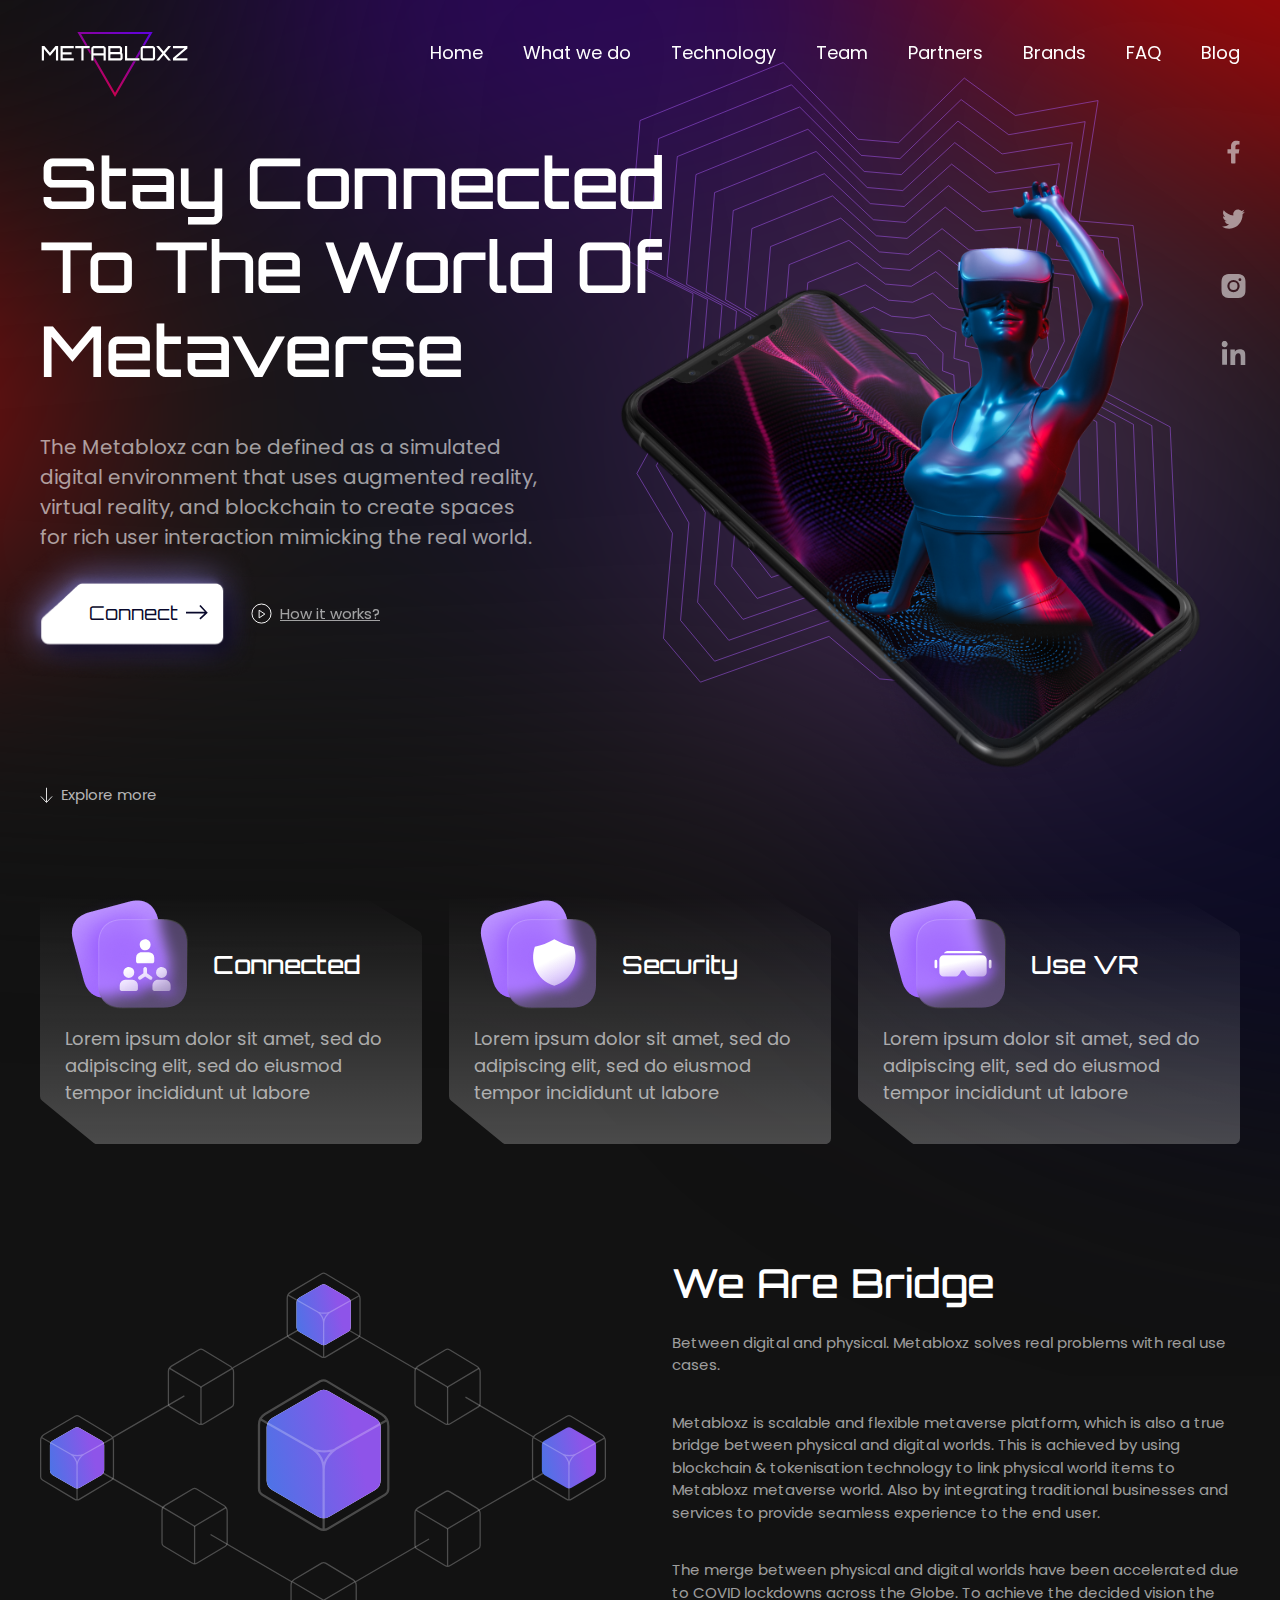
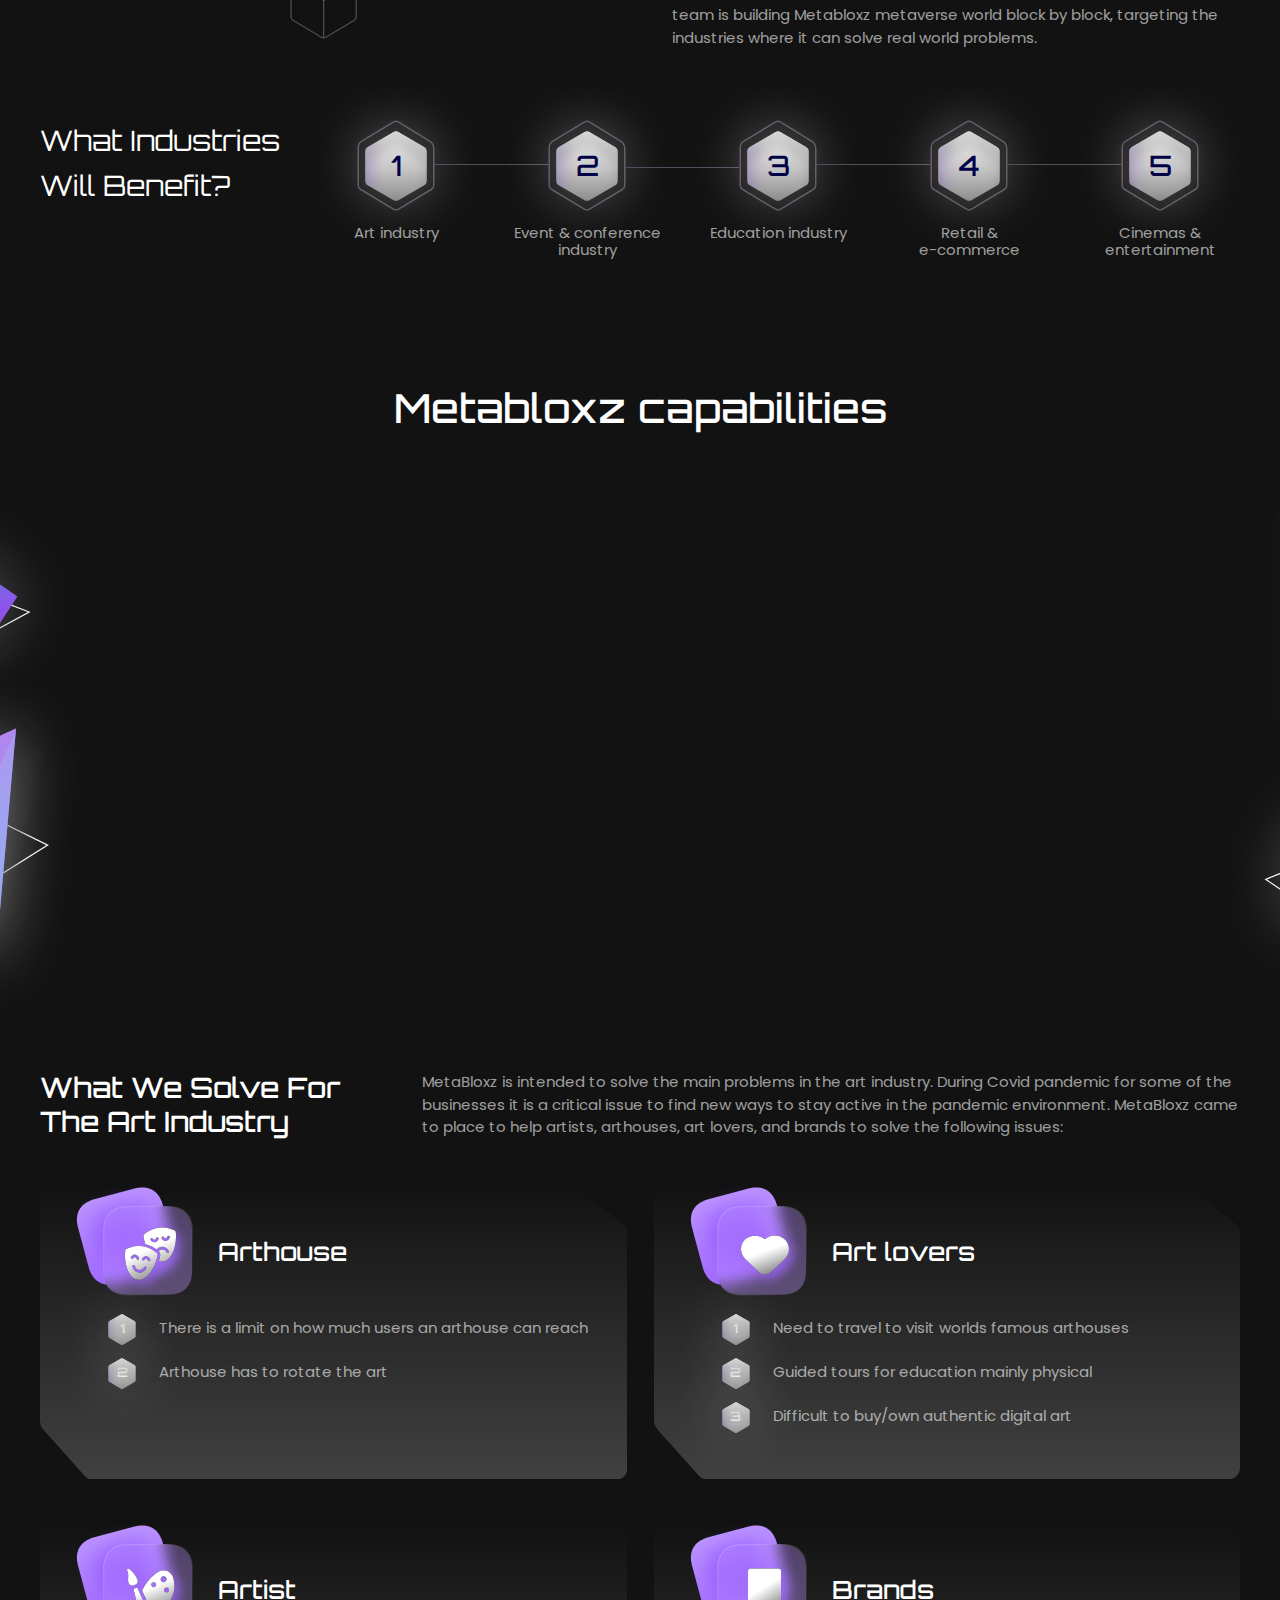
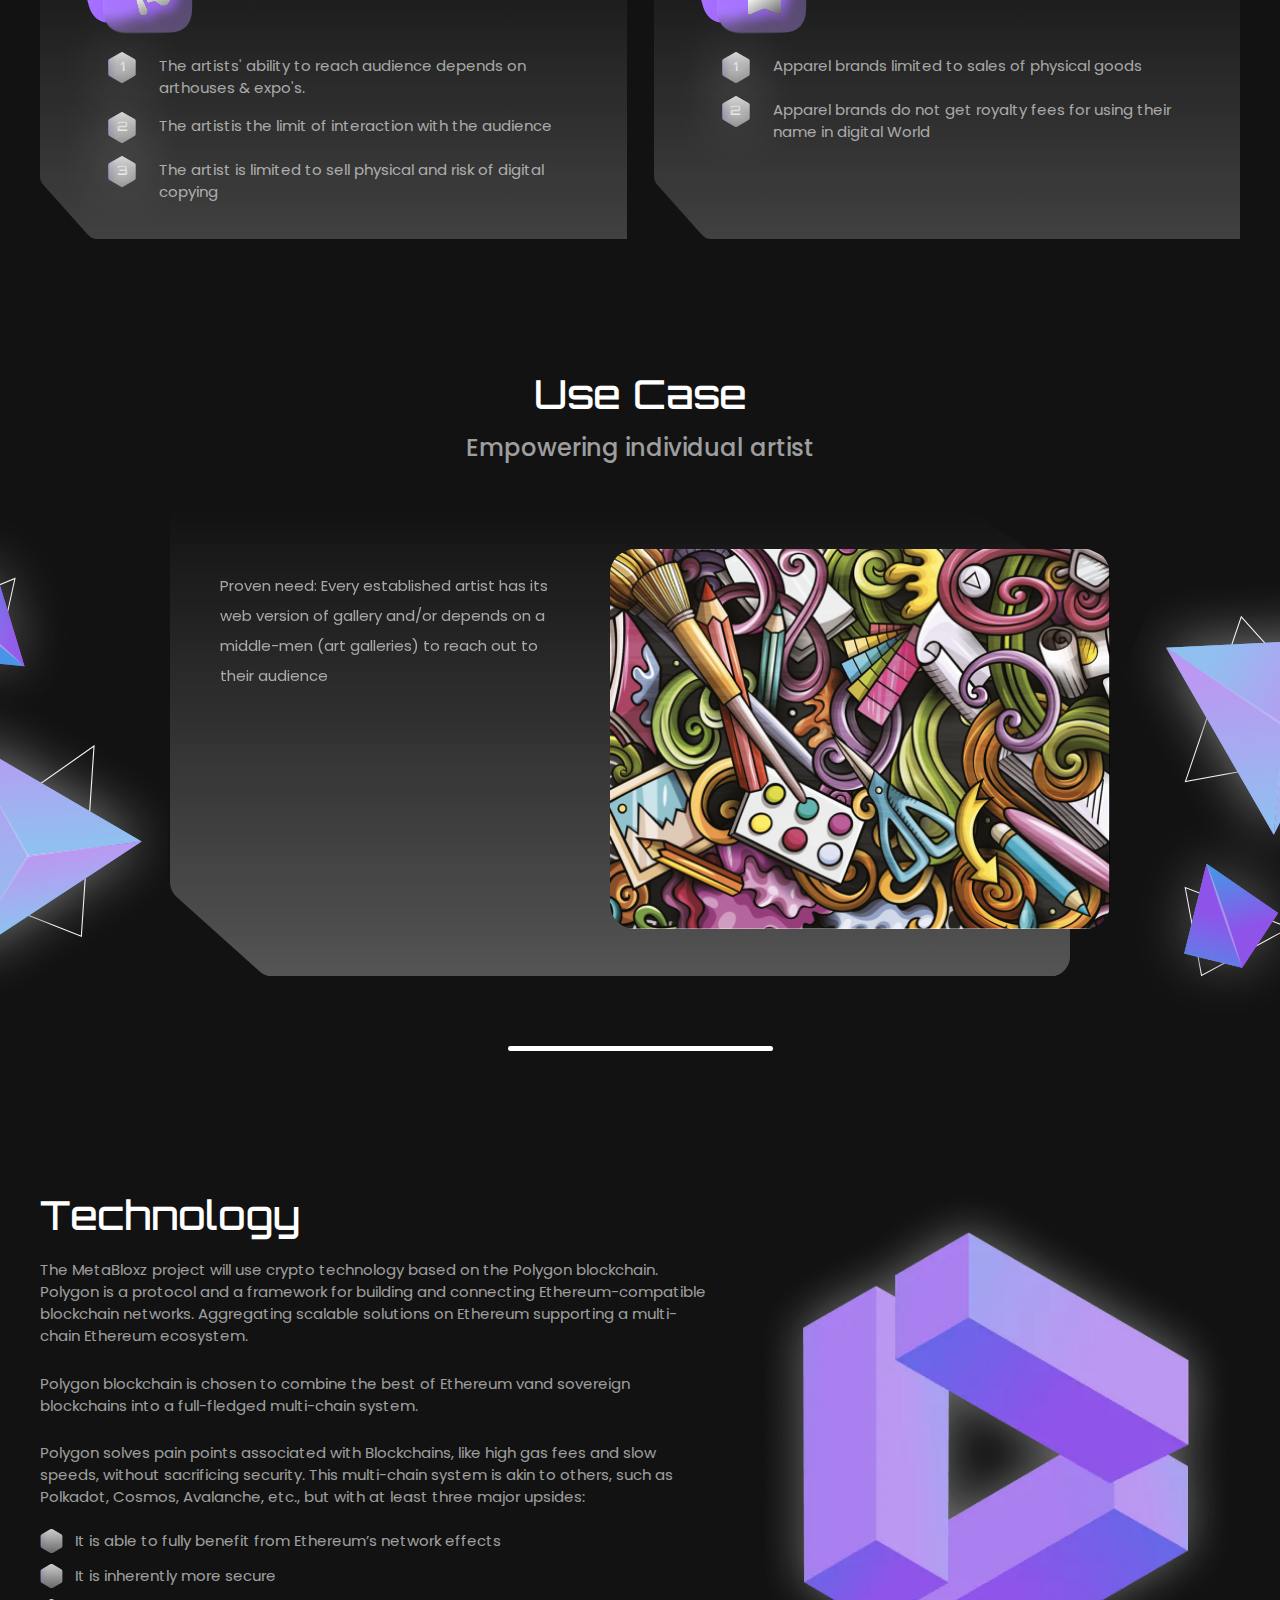
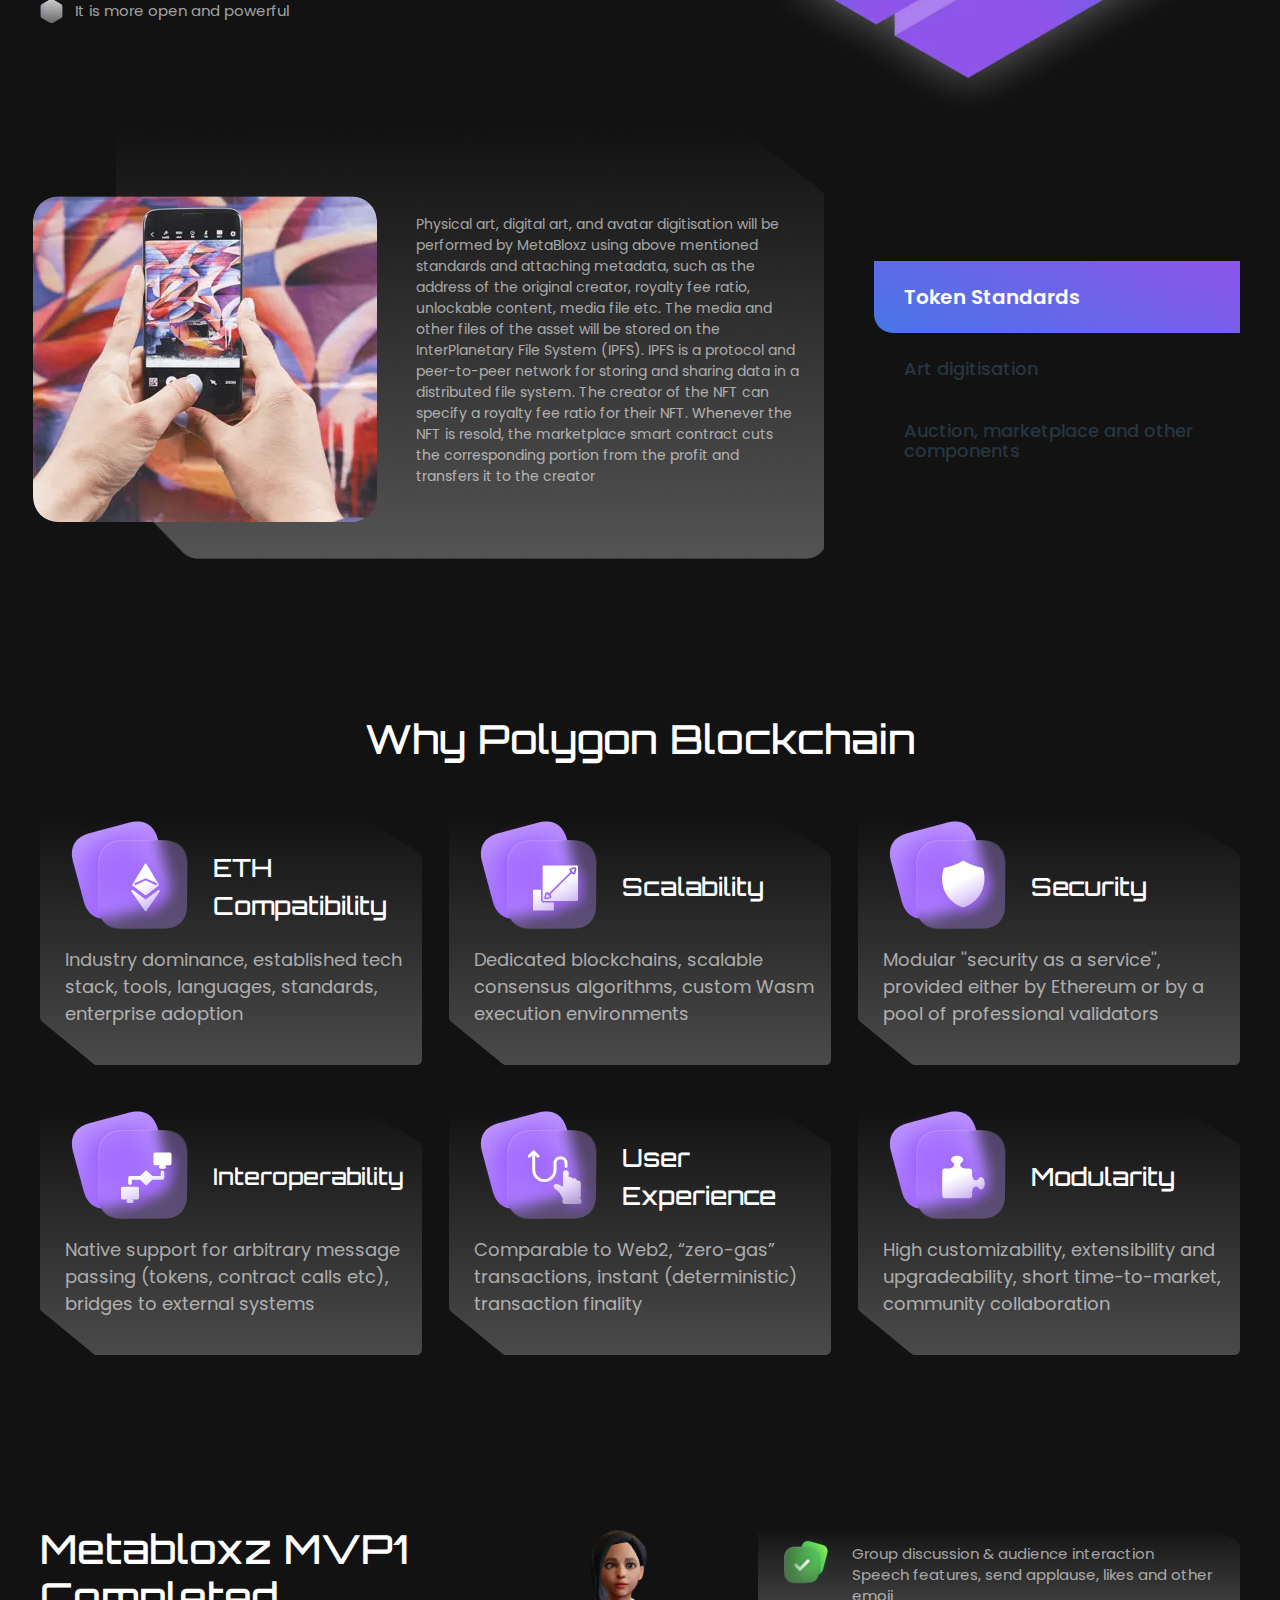
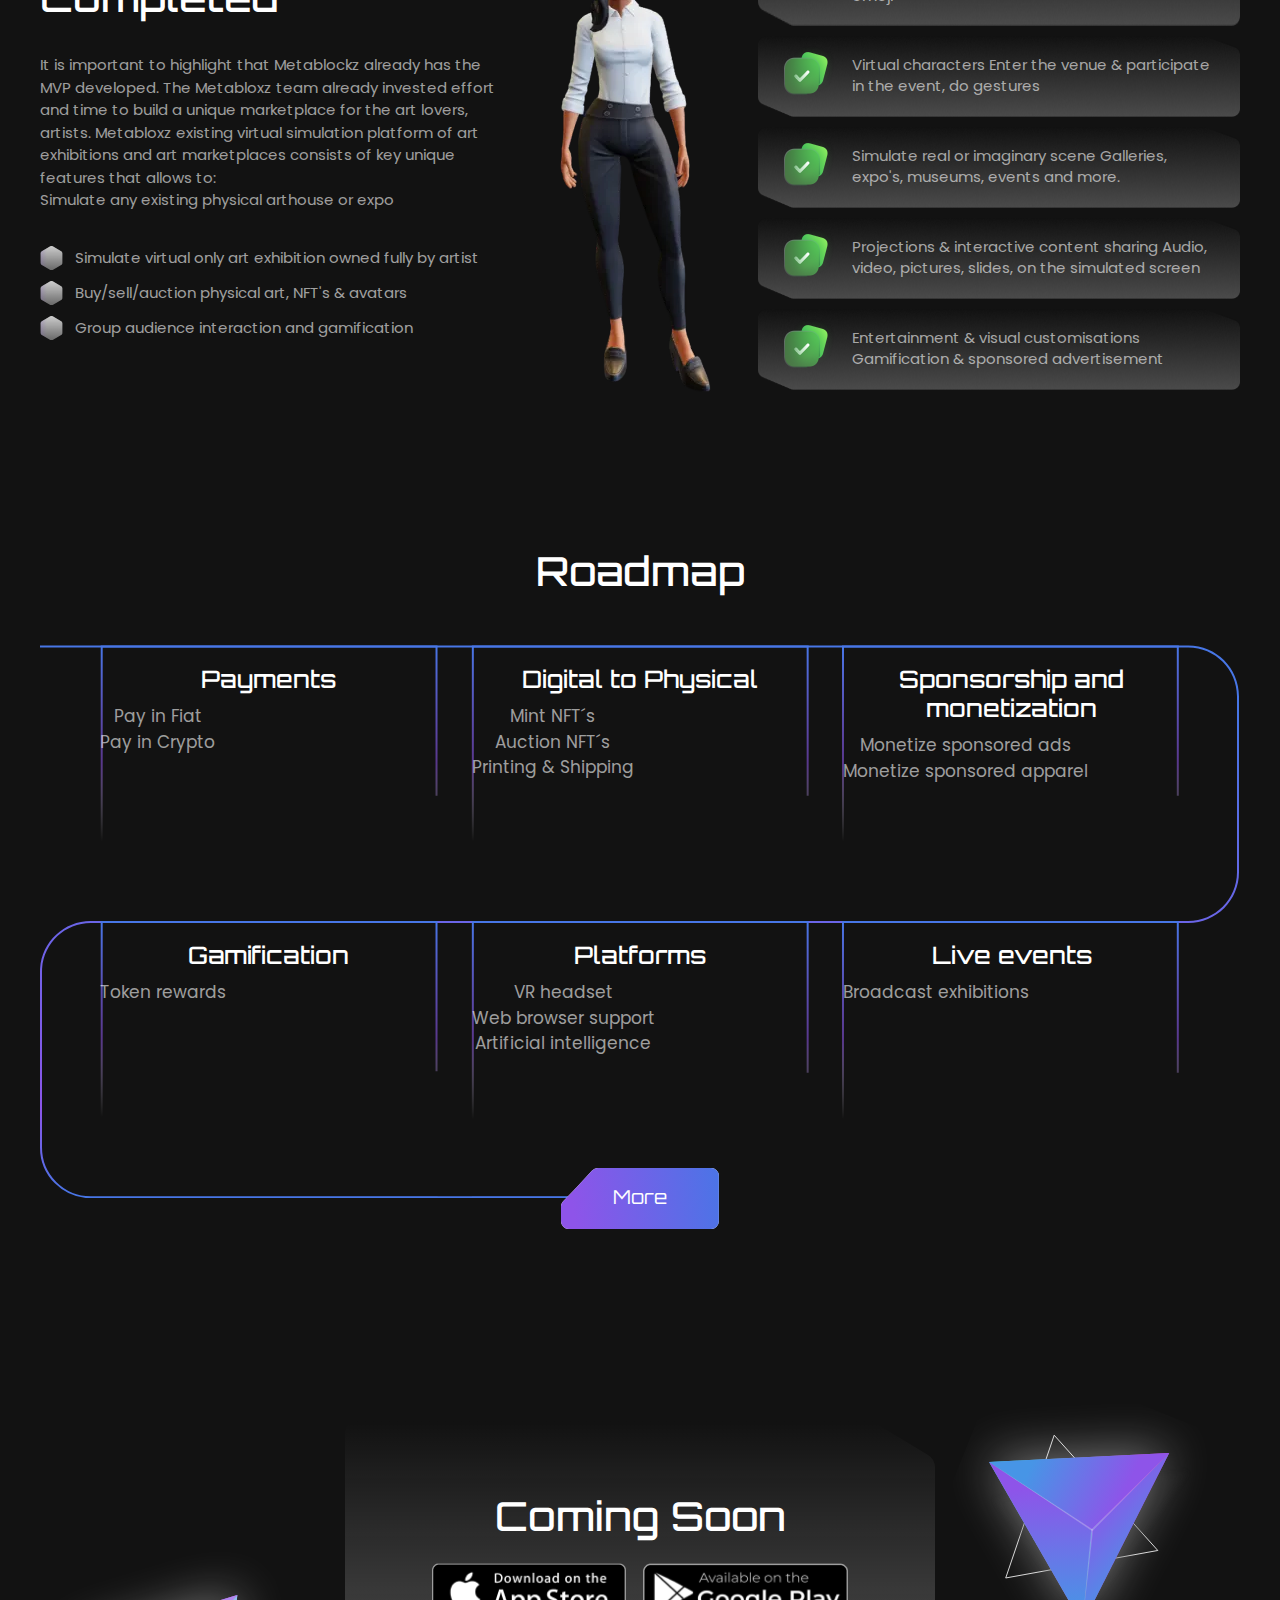
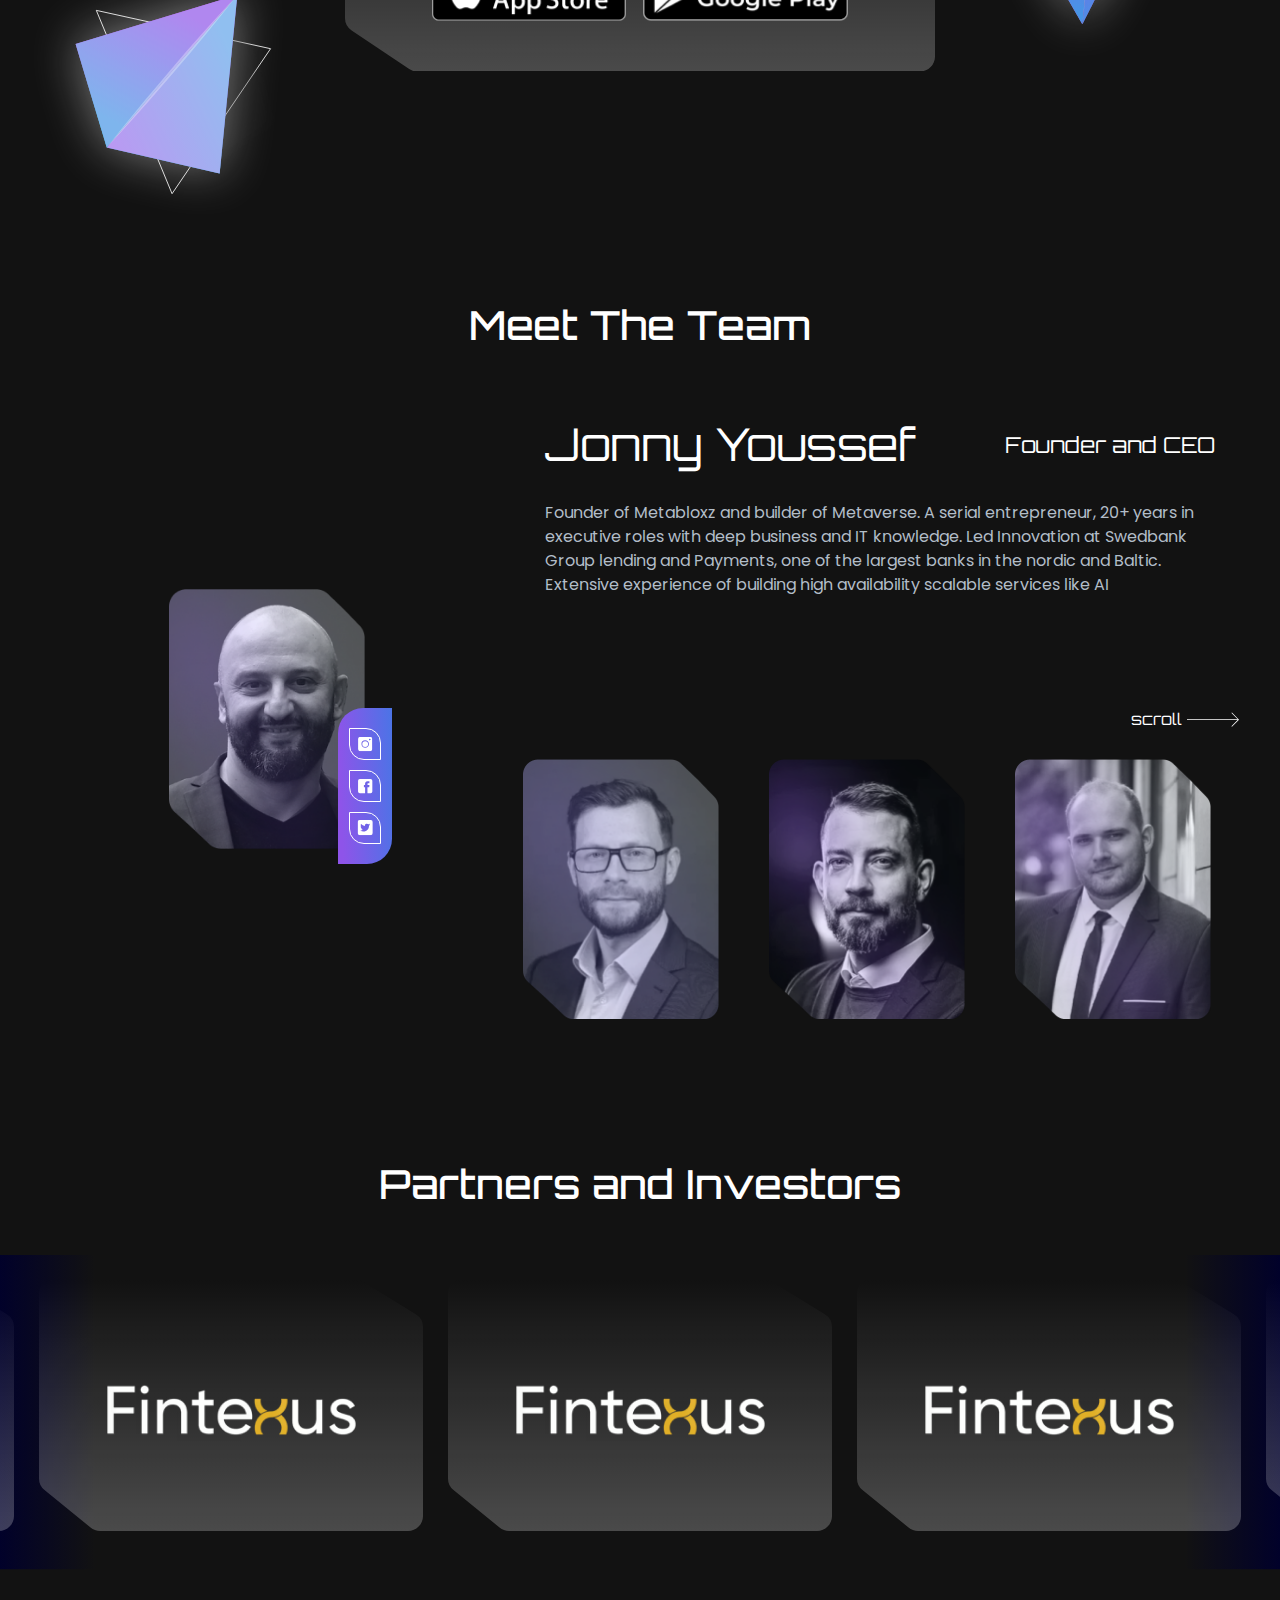
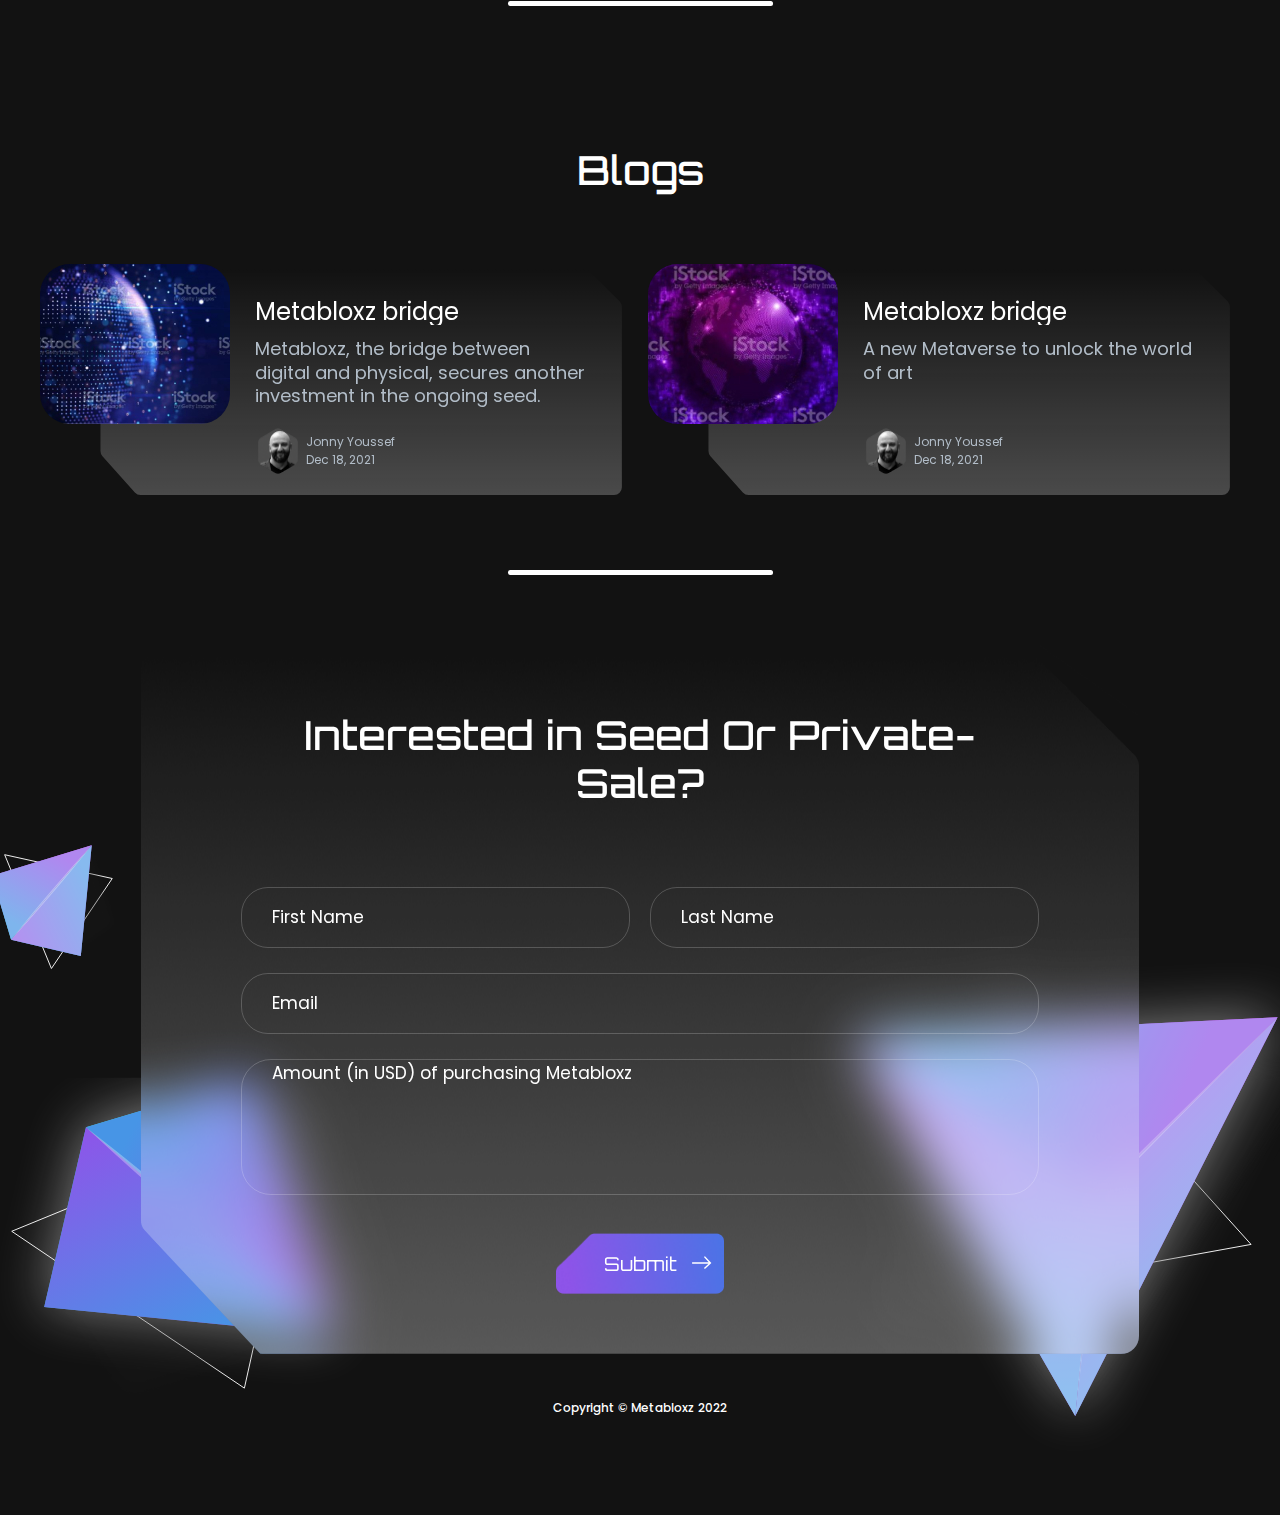
<file: index.html>
<!DOCTYPE html>
<html lang="en">
<head>
    <meta charset="utf-8">
    <meta name="viewport" content="width=device-width, initial-scale=1.0, user-scalable=no">
    <title>METABLOXZ</title>
    <link rel="preconnect" href="https://fonts.googleapis.com">
    <link rel="preconnect" href="https://fonts.gstatic.com" crossorigin>
    <link href="https://fonts.googleapis.com/css2?family=Poppins:wght@400;500&display=swap" rel="stylesheet">
    <link rel="preconnect" href="https://fonts.googleapis.com">
    <link rel="preconnect" href="https://fonts.gstatic.com" crossorigin>
    <link href="https://fonts.googleapis.com/css2?family=Orbitron:wght@400;500&display=swap" rel="stylesheet">
    <link media="all" rel="stylesheet" href="assets/css/vendor.min.css">
    <link media="all" rel="stylesheet" href="assets/css/styles.min.css">
</head>

<body>
  <div class="wrapper index-wrapper">
    <header class="header js-fixed-header">
      <div class="container">
        <div class="header__inner">
          <div class="header__wrap">
            <a href="index.html" class="logo">
              <img class="logo__image" src="assets/images/icons/logo.svg" alt="logo">
            </a>
            <nav class="menu nav js-burger">
              <ul class="menu__list nav__list">
                <li class="menu__item nav__item">
                  <a href="index.html" class="menu__link base-text">Home</a>
                </li>
                <li class="menu__item nav__item">
                  <a href="index.html#art" class="menu__link base-text js-link-to">What we do</a>
                </li>
                <li class="menu__item nav__item">
                  <a href="index.html#technology" class="menu__link base-text js-link-to">Technology</a>
                </li>
                <li class="menu__item nav__item">
                  <a href="index.html#team" class="menu__link base-text js-link-to">Team</a>
                </li>
                <li class="menu__item nav__item">
                  <a href="index.html#partners" class="menu__link base-text js-link-to">Partners</a>
                </li>
                <li class="menu__item nav__item">
                  <a href="index.html#brands" class="menu__link base-text js-link-to">Brands</a>
                </li>
                <li class="menu__item nav__item">
                  <a href="faq.html" class="menu__link base-text">FAQ</a>
                </li>
                <li class="menu__item nav__item">
                  <a href="index.html#blog" class="menu__link base-text js-link-to">Blog</a>
                </li>
              </ul>
            </nav>
          </div>

          <button type="button" class="burger js-burger-open">
            <span class="burger__span"></span>
            <span class="burger__span"></span>
            <span class="burger__span"></span>
          </button>
        </div>
      </div>
    </header>
    <main class="main">
      <section class="intro-section">
        <div class="container">
          <div class="intro-section__wrapper">
            <div class="intro-section__inner">
              <div class="intro-section__text">
                <h1 class="main-title">Stay Connected To The World Of Metaverse</h1>
                <p class="base-text t-g">
                  The Metabloxz can be defined as a simulated digital environment that uses augmented reality, virtual reality, and blockchain to
                  create spaces for rich user interaction mimicking the real world.
                </p>
                <div class="intro-section__links">
                  <a href="#form" class="connect-bnt js-link-to">
                    <span class="connect-bnt__text">Connect</span>
                    <svg class="connect-bnt__arrow">
                      <use xlink:href="#arr-right"></use>
                    </svg>
                    <span class="connect-bnt__icon">
                      <img class="connect-bnt__bg" src="assets/images/buttons/connectbtn-hover.png" alt="" />
                    </span>
                  </a>
                  <a href="index.html#video" class="video-btn js-link-to">
                    <svg class="video-btn__icon">
                      <use xlink:href="#play"></use>
                    </svg>
                    <span class="video-btn__text">How it works?</span>
                  </a>
                </div>
                <a href="#service" class="link js-link-to">
                  <svg class="arr-icon">
                    <use xlink:href="#arr-up"></use>
                  </svg>
                  <span class="base-second b-n"> Explore more </span>
                </a>
              </div>
              <div class="social">
                  <div class="social__wrapper">
                      <a href="#" class="social-link">
                          <svg class="social-icon">
                              <use xlink:href="#facebook"></use>
                          </svg>
                      </a>
                      <a href="#" class="social-link">
                          <svg class="social-icon">
                              <use xlink:href="#twitter"></use>
                          </svg>
                      </a>
                      <a href="#" class="social-link">
                          <svg class="social-icon">
                              <use xlink:href="#insta"></use>
                          </svg>
                      </a>
                      <a href="#" class="social-link">
                          <svg class="social-icon">
                              <use xlink:href="#in"></use>
                          </svg>
                      </a>
                  </div>
              </div>
            </div>

            <div class="intro-decor">
              <div class="intro-decor__wrap">
                <div class="intro-decor__bg">
                  <picture>
                    <source media="(min-width: 1024px)" srcset="assets/images/content/intromain-bg.svg" />
      							<img src="assets/images/content/intromain-bg-mb.svg" alt="" />
                  </picture>
                </div>
                <div class="intro-decor__img intro-decor__img--first">
                  <img src="assets/images/content/decor-1.png" alt="" />
                </div>
                <div class="intro-decor__img intro-decor__img--second">
                  <img src="assets/images/content/decor-2.png" alt="" />
                </div>
              </div>
            </div>
          </div>
          <div class="introcards" data-anchor-id="service">
            <div class="card">
              <div class="card__wrapper">
                <div class="card__head">
                  <div class="card__image-wrap">
                    <div class="card__image">
                      <img src="assets/images/icons/icon1.svg" alt="metaverse" />
                    </div>
                  </div>
                  <h2 class="card__title">Connected</h2>
                </div>
                <p class="card__text">Lorem ipsum dolor sit amet, sed do adipiscing elit, sed do eiusmod tempor incididunt ut labore</p>
              </div>
            </div>
            <div class="card">
              <div class="card__wrapper">
                <div class="card__head">
                  <div class="card__image-wrap">
                    <div class="card__image">
                      <img src="assets/images/icons/icon2.svg" alt="metaverse" />
                    </div>
                  </div>
                  <h2 class="card__title">Security</h2>
                </div>
                <p class="card__text">Lorem ipsum dolor sit amet, sed do adipiscing elit, sed do eiusmod tempor incididunt ut labore</p>
              </div>
            </div>
            <div class="card">
              <div class="card__wrapper">
                <div class="card__head">
                  <div class="card__image-wrap">
                    <div class="card__image">
                      <img src="assets/images/icons/icon3.svg" alt="metaverse" />
                    </div>
                  </div>
                  <h2 class="card__title">Use VR</h2>
                </div>
                <p class="card__text">Lorem ipsum dolor sit amet, sed do adipiscing elit, sed do eiusmod tempor incididunt ut labore</p>
              </div>
            </div>
          </div>

        </div>
      </section>

      <section class="benefits-section section-p">
      	<div class="container">
      		<div class="benefits-section__wrapper">
      			<div class="benefits-section__inner">
      				<div class="benefits-section__image">
      					<img src="assets/images/content/cubs.svg" alt="metaverse">
      				</div>
      				<div class="benefits-section__text">
      					<h2 class="benefits-section__title section-title-h2">We Are Bridge</h2>
      					<div class="benefits-section__about">
      						<p>Between digital and physical. Metabloxz solves real problems with real use cases. </p>
      						<p>Metabloxz is scalable and flexible metaverse platform, which is also a true bridge between
      							physical and digital worlds. This is achieved by using blockchain & tokenisation technology
      							to link physical world items to Metabloxz metaverse world. Also by integrating traditional
      							businesses and services to provide seamless experience to the end user.
      						</p>
      						<p>The merge between physical and digital worlds have been accelerated due to COVID lockdowns
      							across the Globe. To achieve the decided vision the team is building Metabloxz metaverse
      							world block by block, targeting the industries where it can solve real world problems.</p>
      					</div>
      				</div>
      			</div>

      			<div class="benefits-section__items-wrap">
      				<h3 class="benefits-section__subtitle section-subtitle-h3">What Industries<br>Will Benefit?</h3>
      				<div class="benefits-section__items">
      					<div class="benefits-section__item">
      						<span>1</span>
      						<span>Art industry</span>
      					</div>
      					<div class="benefits-section__item">
      						<span>2</span>
      						<span>Event & conference
      							industry</span>
      					</div>
      					<div class="benefits-section__item">
      						<span>3</span>
      						<span>Education
      							industry</span>
      					</div>
      					<div class="benefits-section__item">
      						<span>4</span>
      						<span>Retail & <br> e-commerce</span>
      					</div>
      					<div class="benefits-section__item">
      						<span>5</span>
      						<span>Cinemas &
      							entertainment</span>
      					</div>
      				</div>
      			</div>
      		</div>
      	</div>
      </section>
      <section class="capabilities-section section-p" data-anchor-id="video">
      	<div class="container">
      		<div class="capabilities-section__wrapper">
      			<h2 class="capabilities-section__title section-title-h2">Metabloxz capabilities</h2>
      			<div class="film">
      				<div class="film__wrap">
      					<!-- <video class="video" src="https://github.com/AndrewChernigovsky/video/blob/main/background_-_113733%20(Original).mp4?raw=true." poster="assets/images/content/video-poster-capabilites.png" id="video"></video> -->
      					<iframe src="https://www.youtube.com/embed/ut2KhcNtnm8" title="YouTube video player" frameborder="0"
      						allow="accelerometer; autoplay; clipboard-write; encrypted-media; gyroscope; picture-in-picture"
      						allowfullscreen></iframe>
      					<!-- <div class="playpause"></div> -->
      				</div>
      			</div>
      		</div>
      	</div>
      </section>
      <section class="art-indusrty section-p" data-anchor-id="art">
        <div class="container">
          <div class="art-indusrty__wrapper">
            <div class="art-indusrty__head">
              <h3 class="art-indusrty__title section-title-h3">What We Solve For The Art Industry</h3>
              <p>
                MetaBloxz is intended to solve the main problems in the art industry. During Covid pandemic for some of the businesses it is a
                critical issue to find new ways to stay active in the pandemic environment. MetaBloxz came to place to help artists, arthouses,
                art lovers, and brands to solve the following issues:
              </p>
            </div>
            <div class="introcards">
              <div class="card card--big">
                <div class="card__wrapper">
                  <div class="card__head">
                    <div class="card__image-wrap">
                      <div class="card__image">
                        <img src="assets/images/icons/icon4.svg" alt="metaverse" />
                      </div>
                    </div>
                    <h2 class="card__title">Arthouse</h2>
                  </div>
                  <ul class="card__list">
                    <li class="card__item">
                      <span class="card__num">1</span>
                      <p class="card__text">There is a limit on how much users an arthouse can reach</p>
                    </li>
                    <li class="card__item">
                      <span class="card__num">2</span>
                      <p class="card__text">Arthouse has to rotate the art</p>
                    </li>
                  </ul>
                </div>
              </div>
              <div class="card card--big">
                <div class="card__wrapper">
                  <div class="card__head">
                    <div class="card__image-wrap">
                      <div class="card__image">
                        <img src="assets/images/icons/icon5.svg" alt="metaverse" />
                      </div>
                    </div>
                    <h2 class="card__title">Art lovers</h2>
                  </div>
                  <ul class="card__list">
                    <li class="card__item">
                      <span class="card__num">1</span>
                      <p class="card__text">Need to travel to visit worlds famous arthouses</p>
                    </li>
                    <li class="card__item">
                      <span class="card__num">2</span>
                      <p class="card__text">Guided tours for education mainly physical</p>
                    </li>
                    <li class="card__item">
                      <span class="card__num">3</span>
                      <p class="card__text">Difficult to buy/own authentic digital art</p>
                    </li>
                  </ul>
                </div>
              </div>
              <div class="card card--big">
                <div class="card__wrapper">
                  <div class="card__head">
                    <div class="card__image-wrap">
                      <div class="card__image">
                        <img src="assets/images/icons/icon6.svg" alt="metaverse" />
                      </div>
                    </div>
                    <h2 class="card__title">Artist</h2>
                  </div>
                  <ul class="card__list">
                    <li class="card__item">
                      <span class="card__num">1</span>
                      <p class="card__text">The artists' ability to reach audience depends on arthouses & expo's.</p>
                    </li>
                    <li class="card__item">
                      <span class="card__num">2</span>
                      <p class="card__text">The artistis the limit of interaction with the audience</p>
                    </li>
                    <li class="card__item">
                      <span class="card__num">3</span>
                      <p class="card__text">The artist is limited to sell physical and risk of digital copying</p>
                    </li>
                  </ul>
                </div>
              </div>
              <div class="card card--big">
                <div class="card__wrapper">
                  <div class="card__head">
                    <div class="card__image-wrap">
                      <div class="card__image">
                        <img src="assets/images/icons/icon7.svg" alt="metaverse" />
                      </div>
                    </div>
                    <h2 class="card__title">Brands</h2>
                  </div>
                  <ul class="card__list">
                    <li class="card__item">
                      <span class="card__num">1</span>
                      <p class="card__text">Apparel brands limited to sales of physical goods</p>
                    </li>
                    <li class="card__item">
                      <span class="card__num">2</span>
                      <p class="card__text">Apparel brands do not get royalty fees for using their name in digital World</p>
                    </li>
                  </ul>
                </div>
              </div>
            </div>
          </div>
        </div>
      </section>

      <section class="usecase-section section-p">
      	<div class="container">
      		<div class="usecase-section__wrapper">
      			<div class="usecase-section__head">
      				<h2 class="usecase-section__title section-title-h2">Use Case</h2>
      				<p>Empowering individual artist</p>
      			</div>

      			<div class="swiper case-swiper js-case-slider">
      				<div class="swiper-wrapper">
      					<div class="swiper-slide">
      						<div class="case">
      							<div class="case__image">
      								<img src="assets/images/content/usecase-img.jpg" alt="metaverse" />
      							</div>
      							<div class="case__wrap">
      								<div class="case__text">
      									<p>Proven need: Every established artist has its web version of gallery and/or depends on a middle-men
      										(art
      										galleries) to reach out to their audience
      									</p>
      								</div>
      							</div>
      						</div>
      					</div>
      					<div class="swiper-slide">
      						<div class="case">
      							<div class="case__image">
      								<img src="assets/images/content/technology-card-img.png" alt="metaverse" />
      							</div>
      							<div class="case__wrap">
      								<div class="case__text">
      									<p>Next steps: after we go public with Wetterling gallery, we have a prospect list of established
      										artists to approach. We expect to attract large amount of individual artists during 2022.
      									</p>
      								</div>
      							</div>
      						</div>
      					</div>
      					<div class="swiper-slide">
      						<div class="case">
      							<div class="case__image">
      								<img src="assets/images/content/usecase-img.jpg" alt="metaverse" />
      							</div>
      							<div class="case__wrap">
      								<div class="case__text">
      									<p>Every artist will be able to own or rent a reale state in Metabloxz an extension to their web site.
      									</p>
      								</div>
      							</div>
      						</div>
      					</div>
      				</div>
      			</div>

      			<div class="swiper-progress-bar swiper-progress-bar-case">
      				<span class="slide_progress-bar"></span>
      			</div>
      		</div>
      	</div>
      </section>
      <section class="technology-section" data-anchor-id="technology">
        <div class="container">
          <div class="technology-section__wrapper">
            <h2 class="technology-section__title section-title-h2">Technology</h2>
            <div class="technology-section__inner">
              <div class="technology-section__image-wrap">
                <picture>
                  <source type="image/webp" media="(min-width: 320px)" srcset="assets/images/content/technology-image.webp" />
                  <img class="technology-section__image" src="assets/images/content/technology-image.png" alt="metaverse" />
                </picture>
              </div>
              <div class="technology-section__content">
                <p>
                  The MetaBloxz project will use crypto technology based on the Polygon blockchain. Polygon is a protocol and a framework for
                  building and connecting Ethereum-compatible blockchain networks. Aggregating scalable solutions on Ethereum supporting a
                  multi-chain Ethereum ecosystem.
                </p>
                <p>
                  Polygon blockchain is chosen to combine the best of Ethereum vand sovereign blockchains into a full-fledged multi-chain system.
                </p>
                <p>
                  Polygon solves pain points associated with Blockchains, like high gas fees and slow speeds, without sacrificing security. This
                  multi-chain system is akin to others, such as Polkadot, Cosmos, Avalanche, etc., but with at least three major upsides:
                </p>
                <ul>
                  <li>It is able to fully benefit from Ethereum’s network effects</li>
                  <li>It is inherently more secure</li>
                  <li>It is more open and powerful</li>
                </ul>
              </div>
            </div>

            <div class="technology-section-tabs tabs js-tabs">
              <ul class="technology-section-tabs__header tabs__header">
                <li data-tab="tab-one" class="tabs__btn active">Token Standards</li>
                <li data-tab="tab-two" class="tabs__btn">Art digitisation</li>
                <li data-tab="tab-three" class="tabs__btn">Auction, marketplace and other components</li>
              </ul>

              <div class="technology-section-tabs__content tabs__content active" data-content="tab-one">
                <div class="technology-card">
                  <div class="technology-card__image">
                    <picture>
                      <source type="image/webp" media="(min-width: 320px)" srcset="assets/images/content/technology-card-img.webp 1x" />
                      <img src="assets/images/content/technology-card-img.png" alt="metaverse" />
                    </picture>
                  </div>
                  <div class="technology-card__text">
                    <p>
                      Physical art, digital art, and avatar digitisation will be performed by MetaBloxz using above mentioned standards and
                      attaching metadata, such as the address of the original creator, royalty fee ratio, unlockable content, media file etc. The
                      media and other files of the asset will be stored on the InterPlanetary File System (IPFS). IPFS is a protocol and
                      peer-to-peer network for storing and sharing data in a distributed file system. The creator of the NFT can specify a royalty
                      fee ratio for their NFT. Whenever the NFT is resold, the marketplace smart contract cuts the corresponding portion from the
                      profit and transfers it to the creator
                    </p>
                  </div>
                </div>
              </div>
              <div class="technology-section-tabs__content tabs__content" data-content="tab-two">
                <div class="technology-card">
                  <div class="technology-card__image">
                    <picture>
                      <source type="image/webp" media="(min-width: 320px)" srcset="assets/images/content/usecase-img.webp 1x" />
                      <img src="assets/images/content/usecase-img.png" alt="metaverse" />
                    </picture>
                  </div>
                  <div class="technology-card__text">
                    <p>
                      Physical art, digital art, and avatar digitisation will be performed by MetaBloxz using above mentioned standards and
                      attaching metadata, such as the address of the original creator, royalty fee ratio, unlockable content, media file etc. The
                      media and other files of the asset will be stored on the InterPlanetary File System (IPFS). IPFS is a protocol and
                      peer-to-peer network for storing and sharing data in a distributed file system. The creator of the NFT can specify a royalty
                      fee ratio for their NFT. Whenever the NFT is resold, the marketplace smart contract cuts the corresponding portion from the
                      profit and transfers it to the creator
                    </p>
                  </div>
                </div>
              </div>
              <div class="technology-section-tabs__content tabs__content" data-content="tab-three">
                <div class="technology-card">
                  <div class="technology-card__image">
                    <picture>
                      <source type="image/webp" media="(min-width: 320px)" srcset="assets/images/content/technology-card-img.webp 1x" />
                      <img src="assets/images/content/technology-card-img.png" alt="metaverse" />
                    </picture>
                  </div>
                  <div class="technology-card__text">
                    <p>
                      Physical art, digital art, and avatar digitisation will be performed by MetaBloxz using above mentioned standards and
                      attaching metadata, such as the address of the original creator, royalty fee ratio, unlockable content, media file etc. The
                      media and other files of the asset will be stored on the InterPlanetary File System (IPFS). IPFS is a protocol and
                      peer-to-peer network for storing and sharing data in a distributed file system. The creator of the NFT can specify a royalty
                      fee ratio for their NFT. Whenever the NFT is resold, the marketplace smart contract cuts the corresponding portion from the
                      profit and transfers it to the creator
                    </p>
                  </div>
                </div>
              </div>
            </div>
          </div>
        </div>
      </section>

      <section class="why-section">
        <div class="container">
          <div class="why-section__wrapper">
            <div class="why-section__head">
              <h2 class="section-title-h2 why-section__title">Why Polygon Blockchain</h2>
            </div>
            <div class="introcards">
              <div class="card">
                <div class="card__wrapper">
                  <div class="card__head">
                    <div class="card__image-wrap">
                      <div class="card__image">
                        <img src="assets/images/icons/icon8.svg" alt="metaverse" />
                      </div>
                    </div>
                    <h2 class="card__title">ETH Compatibility</h2>
                  </div>
                  <p class="card__text">Industry dominance, established tech stack, tools, languages, standards, enterprise adoption</p>
                </div>
              </div>
              <div class="card">
                <div class="card__wrapper">
                  <div class="card__head">
                    <div class="card__image-wrap">
                      <div class="card__image">
                        <img src="assets/images/icons/icon9.svg" alt="metaverse" />
                      </div>
                    </div>
                    <h2 class="card__title">Scalability</h2>
                  </div>
                  <p class="card__text">Dedicated blockchains, scalable consensus algorithms, custom Wasm execution environments</p>
                </div>
              </div>
              <div class="card">
                <div class="card__wrapper">
                  <div class="card__head">
                    <div class="card__image-wrap">
                      <div class="card__image">
                        <img src="assets/images/icons/icon2.svg" alt="metaverse" />
                      </div>
                    </div>
                    <h2 class="card__title">Security</h2>
                  </div>
                  <p class="card__text">Modular ''security as a service'', provided either by Ethereum or by a pool of professional validators</p>
                </div>
              </div>
              <div class="card">
                <div class="card__wrapper">
                  <div class="card__head">
                    <div class="card__image-wrap">
                      <div class="card__image">
                        <img src="assets/images/icons/icon10.svg" alt="metaverse" />
                      </div>
                    </div>
                    <h2 class="card__title card__title--small">Interoperability</h2>
                  </div>
                  <p class="card__text">Native support for arbitrary message passing (tokens, contract calls etc), bridges to external systems</p>
                </div>
              </div>
              <div class="card">
                <div class="card__wrapper">
                  <div class="card__head">
                    <div class="card__image-wrap">
                      <div class="card__image">
                        <img src="assets/images/icons/icon11.svg" alt="metaverse" />
                      </div>
                    </div>
                    <h2 class="card__title">User Experience</h2>
                  </div>
                  <p class="card__text">Comparable to Web2, “zero-gas” transactions, instant (deterministic) transaction finality</p>
                </div>
              </div>
              <div class="card">
                <div class="card__wrapper">
                  <div class="card__head">
                    <div class="card__image-wrap">
                      <div class="card__image">
                        <img src="assets/images/icons/icon12.svg" alt="metaverse" />
                      </div>
                    </div>
                    <h2 class="card__title">Modularity</h2>
                  </div>
                  <p class="card__text">High customizability, extensibility and upgradeability, short time-to-market, community collaboration</p>
                </div>
              </div>
            </div>
          </div>
        </div>
      </section>

      <section class="mvp1-section">
        <div class="container">
          <div class="mvp1-section__wrapper">
            <div class="mvp1-section__inner">
              <div class="mvp1-section__head">
                <h2 class="mvp1-section__title section-title-h2">Metabloxz MVP1<br />Completed</h2>
                <p>
                  It is important to highlight that Metablockz already has the MVP developed. The Metabloxz team already invested effort and time
                  to build a unique marketplace for the art lovers, artists. Metabloxz existing virtual simulation platform of art exhibitions and
                  art marketplaces consists of key unique features that allows to:
                </p>
                <p>Simulate any existing physical arthouse or expo</p>
                <ul>
                  <li>Simulate virtual only art exhibition owned fully by artist</li>
                  <li>Buy/sell/auction physical art, NFT's & avatars</li>
                  <li>Group audience interaction and gamification</li>
                </ul>
              </div>
            </div>

            <div class="mvp1-section__image">
              <picture>
                <source type="image/webp" media="(min-width: 320px)" srcset="assets/images/content/woman.webp 1x" />
                <img src="assets/images/content/woman.png" alt="metaverse" />
              </picture>
            </div>

            <div class="mvp1-section__list">
              <div class="mvp1-section__item">
                <div class="mvp1-section-card">
                  <div class="mvp1-section-card__wrapper">
                    <div class="mvp1-section-card__inner">
                      <div class="mvp1-section-card__image">
                        <img src="assets/images/content/tick.png" alt="metaverse" />
                      </div>
                      <div class="mvp1-section-card__text">
                        <p>Group discussion & audience interaction Speech features, send applause, likes and other emoji</p>
                      </div>
                    </div>
                  </div>
                </div>
              </div>
              <div class="mvp1-section__item">
                <div class="mvp1-section-card">
                  <div class="mvp1-section-card__wrapper">
                    <div class="mvp1-section-card__inner">
                      <div class="mvp1-section-card__image">
                        <img src="assets/images/content/tick.png" alt="metaverse" />
                      </div>
                      <div class="mvp1-section-card__text">
                        <p>Virtual characters Enter the venue & participate in the event, do gestures</p>
                      </div>
                    </div>
                  </div>
                </div>
              </div>
              <div class="mvp1-section__item">
                <div class="mvp1-section-card">
                  <div class="mvp1-section-card__wrapper">
                    <div class="mvp1-section-card__inner">
                      <div class="mvp1-section-card__image">
                        <img src="assets/images/content/tick.png" alt="metaverse" />
                      </div>
                      <div class="mvp1-section-card__text">
                        <p>Simulate real or imaginary scene Galleries, expo's, museums, events and more.</p>
                      </div>
                    </div>
                  </div>
                </div>
              </div>
              <div class="mvp1-section__item">
                <div class="mvp1-section-card">
                  <div class="mvp1-section-card__wrapper">
                    <div class="mvp1-section-card__inner">
                      <div class="mvp1-section-card__image">
                        <img src="assets/images/content/tick.png" alt="metaverse" />
                      </div>
                      <div class="mvp1-section-card__text">
                        <p>Projections & interactive content sharing Audio, video, pictures, slides, on the simulated screen</p>
                      </div>
                    </div>
                  </div>
                </div>
              </div>
              <div class="mvp1-section__item">
                <div class="mvp1-section-card">
                  <div class="mvp1-section-card__wrapper">
                    <div class="mvp1-section-card__inner">
                      <div class="mvp1-section-card__image">
                        <img src="assets/images/content/tick.png" alt="metaverse" />
                      </div>
                      <div class="mvp1-section-card__text">
                        <p>Entertainment & visual customisations Gamification & sponsored advertisement</p>
                      </div>
                    </div>
                  </div>
                </div>
              </div>
            </div>
          </div>
        </div>
      </section>

      <section class="section-p roadmap-section">
      	<div class="container">
      		<div class="roadmap-wrap">
      			<div class="roadmap-head">
      				<h2 class="section-title-h2">Roadmap</h2>
      			</div>
      			<div class="roadmap js-roadmap">
      				<div class="roadmap__card">
      					<div class="roadmap__card-wrap">
      						<h3 class="section-title-h3">Payments</h3>
      						<p>Pay in Fiat<br>Pay in Crypto</p>
      					</div>
      				</div>
      				<div class="roadmap__card">
      					<div class="roadmap__card-wrap">
      						<h3 class="section-title-h3">Digital to Physical</h3>
      						<p>Mint NFT´s<br>Auction NFT´s<br>Printing & Shipping</p>
      					</div>
      				</div>
      				<div class="roadmap__card">
      					<div class="roadmap__card-wrap">
      						<h3 class="section-title-h3">Sponsorship and monetization</h3>
      						<p>Monetize sponsored ads<br>Monetize sponsored apparel</p>
      					</div>
      				</div>
      				<div class="roadmap__card">
      					<div class="roadmap__card-wrap">
      						<h3 class="section-title-h3">Gamification</h3>
      						<p>Token rewards</p>
      					</div>
      				</div>
      				<div class="roadmap__card">
      					<div class="roadmap__card-wrap">
      						<h3 class="section-title-h3">Platforms</h3>
      						<p>VR headset<br>Web browser support<br>Artificial intelligence</p>
      					</div>
      				</div>
      				<div class="roadmap__card">
      					<div class="roadmap__card-wrap">
      						<h3 class="section-title-h3">Live events</h3>
      						<p>Broadcast exhibitions</p>
      					</div>
      				</div>
      				<div class="roadmap__card">
      					<div class="roadmap__card-wrap">
      						<h3 class="section-title-h3">Virtual characters</h3>
      						<p>Create own Avatar <br> Drees with branded appreal</p>
      					</div>
      				</div>
      				<div class="roadmap__card">
      					<div class="roadmap__card-wrap">
      						<h3 class="section-title-h3">Marketplace</h3>
      						<p>Buy and sell NFT`s <br> Buy and sell skins <br> Buy and sell phisical art</p>
      					</div>
      				</div>
      				<div class="roadmap__card">
      					<div class="roadmap__card-wrap">
      						<h3 class="section-title-h3">Socail media intergation</h3>
      						<p>Record <br> Post <br> Share</p>
      					</div>
      				</div>
      			</div>
      		</div>
      		<button type="button" class="link-more js-more">
      			<span>More</span>
      			<img src="assets/images/buttons/btn-more.svg" alt="">
      		</button>
      	</div>
      </section>
      <section class="soon-section section-p">
      	<div class="container">
      		<div class="soon-section__wrapper">
      			<div class="application">
      				<h2 class="application__title base-third">Coming Soon</h2>
      				<div class="application__links">
      					<a href="#" class="application__link">
      						<img src="assets/images/content/soon-app.png" alt="">
      					</a>
      					<a href="#" class="application__link">
      						<img src="assets/images/content/soon-play.png" alt="">
      					</a>
      				</div>
      			</div>
      		</div>
      	</div>
      </section>
			<section class="team-section" data-anchor-id="team">
				<div class="container">
					<div class="partner-content">
						<h2 class="section-title-h2">Meet The Team</h2>
						<div class="team-content">
							<div class="slider-info-wrap">
								<div class="slider-info js-slider-info" data-bind-slider="0">
									<div class="team-title">
										<h2>Jonny Youssef</h2>
										<h3>Founder and CEO</h3>
									</div>
									<p>Founder of Metabloxz and builder of Metaverse. A serial entrepreneur, 20+ years in executive roles with
										deep business and IT knowledge. Led Innovation at Swedbank Group lending and Payments, one of the largest
										banks in the nordic and Baltic. Extensive experience of building high availability scalable services like
										AI
										​</p>
								</div>
								<div class="slider-info js-slider-info" data-bind-slider="1">
									<div class="team-title">
										<h2>Jonny Youssef2</h2>
										<h3>Founder and CEO</h3>
									</div>
									<p>Founder of Metabloxz and builder of Metaverse. A serial entrepreneur, 20+ years in executive roles with
										deep business and IT knowledge. Led Innovation at Swedbank Group lending and Payments, one of the largest
										banks in the nordic and Baltic. Extensive experience of building high availability scalable services like
										AIFounder of Metabloxz and builder of Metaverse. A serial entrepreneur, 20+ years in executive roles with
										deep business and IT knowledge. Led Innovation at Swedbank Group lending and Payments, one of the largest
										banks in the nordic and Baltic. Extensive experience of building high availability scalable services like
										AI
										powered voice enabled banking solutions. Senior advisor for DeFi blockchain projects and a vast experience
										in cloud and emerging technologies. The idea of building the Metaverse/Metabloxz started 2016/2017 when he
										built the first and largest VR attraction theme park in Sweden.
										​</p>
								</div>
								<div class="slider-info js-slider-info" data-bind-slider="2">
									<div class="team-title">
										<h2>Jonny Youssef3</h2>
										<h3>Founder and CEO</h3>
									</div>
									<p>Founder of Metabloxz and builder of Metaverse. A serial entrepreneur, 20+ years in executive roles with
										​</p>
								</div>
								<div class="slider-info js-slider-info" data-bind-slider="3">
									<div class="team-title">
										<h2>Jonny Youssef4</h2>
										<h3>Founder and CEO</h3>
									</div>
									<p>Founder of Metabloxz and builder of Metaverse. A serial entrepreneur, 20+ years in executive roles with
										deep business and IT knowledge. Led Innovation at Swedbank Group lending and Payments, one of the largest
										banks in the nordic and Baltic. Extensive experience of building high availability scalable services like
										AI
										powered voice enabled banking solutions. Senior advisor for DeFi blockchain projects and a vast experience
										in cloud and emerging technologies. The idea of building the Metaverse/Metabloxz started 2016/2017 when he
										</p>
								</div>
								<div class="slider-info js-slider-info" data-bind-slider="4">
									<div class="team-title">
										<h2>Jonny Youssef5</h2>
										<h3>Founder and CEO</h3>
									</div>
									<p>Founder of Metabloxz and builder of Metaverse. A serial entrepreneur, 20+ years in executive roles with
										deep business and IT knowledge. Led Innovation at Swedbank Group lending and Payments, one of the largest
										banks in the nordic and Baltic. Extensive experience of building high availability scalable services like
										AI
										powered voice enabled banking solutions. Senior advisor for DeFi blockchain projects and a vast experience
										in cloud and emerging technologies. The idea of building the Metaverse/Metabloxz started 2016/2017 when he
										built the first and largest VR attraction theme park in Sweden.
										​</p>
								</div>
								<div class="slider-info js-slider-info" data-bind-slider="5">
									<div class="team-title">
										<h2>Jonny Youssef6</h2>
										<h3>Founder and CEO</h3>
									</div>
									<p>Founder of Metabloxz and builder of Metaverse. A serial entrepreneur, 20+ years in executive roles with
										deep business and IT knowledge. Led Innovation at Swedbank Group lending and Payments, one of the largest
										banks in the nordic and Baltic. Extensive experience of building high availability scalable services like
										AI
										</p>
								</div>
							</div>
							<div class="swiper team-swiper js-team-slider">
								<div class="swiper-wrapper">
									<div class="swiper-slide" data-bind-text="0">
										<div class="team">
											<div class="team__soc">
												<ul>
													<li>
														<a href="#">
															<img src="assets/images/soc/soc1.svg" alt="">
														</a>
													</li>
													<li>
														<a href="#">
															<img src="assets/images/soc/soc2.svg" alt="">
														</a>
													</li>
													<li>
														<a href="#">
															<img src="assets/images/soc/soc3.svg" alt="">
														</a>
													</li>
												</ul>
											</div>
											<div class="team__img">
												<img src="assets/images/team/team1.png" alt="">
											</div>
										</div>
									</div>
									<div class="swiper-slide" data-bind-text="1">
										<div class="team">
											<div class="team__soc">
												<ul>
													<li>
														<a href="#">
															<img src="assets/images/soc/soc1.svg" alt="">
														</a>
													</li>
													<li>
														<a href="#">
															<img src="assets/images/soc/soc2.svg" alt="">
														</a>
													</li>
													<li>
														<a href="#">
															<img src="assets/images/soc/soc3.svg" alt="">
														</a>
													</li>
												</ul>
											</div>
											<div class="team__img">
												<img src="assets/images/team/team2.png" alt="">
											</div>
										</div>
									</div>
									<div class="swiper-slide" data-bind-text="2">
										<div class="team">
											<div class="team__soc">
												<ul>
													<li>
														<a href="#">
															<img src="assets/images/soc/soc1.svg" alt="">
														</a>
													</li>
													<li>
														<a href="#">
															<img src="assets/images/soc/soc2.svg" alt="">
														</a>
													</li>
													<li>
														<a href="#">
															<img src="assets/images/soc/soc3.svg" alt="">
														</a>
													</li>
												</ul>
											</div>
											<div class="team__img">
												<img src="assets/images/team/team3.png" alt="">
											</div>
										</div>
									</div>
									<div class="swiper-slide" data-bind-text="3">
										<div class="team">
											<div class="team__soc">
												<ul>
													<li>
														<a href="#">
															<img src="assets/images/soc/soc1.svg" alt="">
														</a>
													</li>
													<li>
														<a href="#">
															<img src="assets/images/soc/soc2.svg" alt="">
														</a>
													</li>
													<li>
														<a href="#">
															<img src="assets/images/soc/soc3.svg" alt="">
														</a>
													</li>
												</ul>
											</div>
											<div class="team__img">
												<img src="assets/images/team/team4.png" alt="">
											</div>
										</div>
									</div>
									<div class="swiper-slide" data-bind-text="4">
										<div class="team">
											<div class="team__soc">
												<ul>
													<li>
														<a href="#">
															<img src="assets/images/soc/soc1.svg" alt="">
														</a>
													</li>
													<li>
														<a href="#">
															<img src="assets/images/soc/soc2.svg" alt="">
														</a>
													</li>
													<li>
														<a href="#">
															<img src="assets/images/soc/soc3.svg" alt="">
														</a>
													</li>
												</ul>
											</div>
											<div class="team__img">
												<img src="assets/images/team/team5.png" alt="">
											</div>
										</div>
									</div>
									<!-- <div class="swiper-slide" data-bind-text="5">
										<div class="team">
											<div class="team__soc">
												<ul>
													<li>
														<a href="#">
															<img src="assets/images/soc/soc1.svg" alt="">
														</a>
													</li>
												</ul>
											</div>
											<div class="team__img">
												<img src="assets/images/team/team1.png" alt="">
											</div>
										</div>
									</div> -->
								</div>
								<button type="button" class="swiper-button-next">
									<span>scroll</span>
									<svg class="icon icon-scroll">
										<use xlink:href="#scroll"></use>
									</svg>
								</button>
							</div>
						</div>
					</div>
				</div>
			</section>
			<section class="partners-section" data-anchor-id="partners">
			  <div class="container">
			    <div class="partner-content">
			      <h2 class="section-title-h2">Partners and Investors</h2>
			      <div class="swiper partner-swiper js-partner-slider">
			        <div class="swiper-wrapper">
			          <div class="swiper-slide">
			            <a href="#" target="_blank" class="partner">
			              <img src="assets/images/partners/partner1.png" alt="partner" />
			            </a>
			          </div>
			          <div class="swiper-slide">
			            <a href="#" target="_blank" class="partner">
			              <img src="assets/images/partners/partner1.png" alt="partner" />
			            </a>
			          </div>
			          <div class="swiper-slide">
			            <a href="#" target="_blank" class="partner">
			              <img src="assets/images/partners/partner1.png" alt="partner" />
			            </a>
			          </div>
			        </div>
			      </div>

			      <div class="swiper-progress-bar swiper-progress-bar-partner">
			        <span class="slide_progress-bar"></span>
			      </div>
			    </div>
			  </div>
			</section>

			<section class="blogs-section" data-anchor-id="blog">
				<div class="container">
					<div class="partner-content">
						<h2 class="section-title-h2">Blogs</h2>
						<div class="swiper blog-swiper js-blog-slider">
							<div class="swiper-wrapper">
								<div class="swiper-slide">
									<div class="blog">
										<div class="blog__img">
											<img src="assets/images/blog/blog1.jpg" alt="">
										</div>
										<div class="blog__wrap">
											<div class="blog__content">
												<h2>Metabloxz bridge </h2>
												<p>Metabloxz, the bridge between digital and physical, secures another investment in the ongoing seed.
												</p>
												<div class="blog__profile">
													<div class="blog__avatar">
														<img src="assets/images/blog/avatar.png" alt="">
													</div>
													<div class="blog__info">
														<span>Jonny Youssef</span>
														<span>Dec 18, 2021</span>
													</div>
												</div>
											</div>
										</div>
									</div>
								</div>
								<div class="swiper-slide">
									<div class="blog">
										<div class="blog__img">
											<img src="assets/images/blog/blog2.jpg" alt="">
										</div>
										<div class="blog__wrap">
											<div class="blog__content">
												<h2>Metabloxz bridge </h2>
												<p>A new Metaverse to unlock the world of art</p>
												<div class="blog__profile">
													<div class="blog__avatar">
														<img src="assets/images/blog/avatar.png" alt="">
													</div>
													<div class="blog__info">
														<span>Jonny Youssef</span>
														<span>Dec 18, 2021</span>
													</div>
												</div>
											</div>
										</div>
									</div>
								</div>
							</div>
						</div>

						<div class="swiper-progress-bar swiper-progress-bar-blog">
							<span class="slide_progress-bar"></span>
						</div>
					</div>
				</div>
			</section>
      <div class="form-section" data-anchor-id="form">
        <div class="form-section__image-bg">
          <picture>
            <source media="(min-width: 1024px)" srcset="assets/images/content/form-bg-ds.svg" />
            <img src="assets/images/content/form-bg-mb.svg" alt="img" />
          </picture>
        </div>

        <div class="container">
          <div class="form-section__inner">
            <h2 class="section-title-h2 form-section__title">Interested in Seed Or Private-Sale?</h2>
            <form action="" class="form-section__form" method="get" name="mainForm" id="mainForm">
              <div class="form-section__wrapper">
                <div class="form-section__input-name">
                  <input class="form-section__input" type="text" name="First Name" value="" id="firstName" placeholder="First Name" />
                  <input class="form-section__input" type="text" name="Last Name" value="" id="lastName" placeholder="Last Name" />
                </div>
                <input class="form-section__input" type="email" name="email" value="" id="email" placeholder="Email" required />
                <textarea class="form-section__textarea" name="message" placeholder="Amount (in USD) of purchasing Metabloxz"></textarea>
                <button type="submit" class="form-section__btn">
                  <div class="form-section__text">
                    <span>Submit</span>
                    <svg class="arr-icon">
                      <use xlink:href="#arr-next"></use>
                    </svg>
                  </div>
                  <img class="form-section__image" src="assets/images/buttons/btn-more.png" alt="" />
                  <img class="form-section__image-ds" src="assets/images/buttons/btn-more-ds.png" alt="" />
                </button>
              </div>
            </form>
          </div>
        </div>
      </div>

    </main>
    <footer class="footer">
        <div class="container">
                <div class="footer__wrapper">
                    <p>Copyright © Metabloxz 2022</p>
                </div>
        </div>
    </footer>
  </div>
  <div class="svg-sprite">
    <?xml version="1.0" encoding="utf-8"?><svg xmlns="http://www.w3.org/2000/svg" xmlns:xlink="http://www.w3.org/1999/xlink"><symbol fill="none" viewBox="0 0 18 15" id="accordion-icon" xmlns="http://www.w3.org/2000/svg"><path d="M9 15L.34 0h17.32L9 15z" fill="#fff"/></symbol><symbol fill="none" viewBox="0 0 17 12" id="arr-next" xmlns="http://www.w3.org/2000/svg"><path fill-rule="evenodd" clip-rule="evenodd" d="M13.703 7.005H.588V5.842H13.86l-3.837-4.143.854-.79 4.742 5.12.396.428-.43.396-4.741 4.362-.788-.856 3.646-3.354z" fill="#fff"/></symbol><symbol fill="none" viewBox="0 0 23 16" id="arr-right" xmlns="http://www.w3.org/2000/svg"><path fill-rule="evenodd" clip-rule="evenodd" d="M19.385 9.588H0v-1.72h19.622l-5.673-6.126L15.211.573l7.01 7.57.586.633-.635.585-7.01 6.448-1.164-1.265 5.387-4.956z" fill="#08082B"/></symbol><symbol fill="none" viewBox="0 0 15 19" id="arr-up" xmlns="http://www.w3.org/2000/svg"><path d="M7.5 17.073V.573m-6.5 10l6.5 7 6.5-7" stroke="#fff"/></symbol><symbol fill="none" viewBox="0 0 24 24" id="close" xmlns="http://www.w3.org/2000/svg"><path d="M4.343 19.657L12 12m7.657-7.657L12 12m0 0L4.343 4.343M12 12l7.657 7.657" stroke="#28D" stroke-width="2" stroke-linecap="round" stroke-linejoin="round"/></symbol><symbol fill="none" viewBox="0 0 25 26" id="facebook" xmlns="http://www.w3.org/2000/svg"><g opacity=".6" clip-path="url(#fa)"><path d="M17.93 13.915l.649-4.266h-4.053V6.882c0-1.167.565-2.306 2.38-2.306h1.844V.945S17.078.656 15.48.656c-3.34 0-5.52 2.044-5.52 5.742v3.251H6.25v4.266h3.71v10.313c.745.118 1.507.178 2.283.178s1.538-.06 2.283-.178V13.915h3.405z" fill="#EBEBEB"/></g><defs><clipPath id="fa"><path fill="#fff" transform="translate(0 .031)" d="M0 0h25v25H0z"/></clipPath></defs></symbol><symbol fill="none" viewBox="0 0 25 26" id="in" xmlns="http://www.w3.org/2000/svg"><g clip-path="url(#ga)"><path opacity=".6" fill-rule="evenodd" clip-rule="evenodd" d="M9.286 8.743h4.643v2.312c.668-1.33 2.383-2.525 4.96-2.525 4.939 0 6.111 2.648 6.111 7.505v8.996h-5v-7.89c0-2.766-.669-4.326-2.371-4.326-2.362 0-3.343 1.681-3.343 4.325v7.891h-5V8.743zM.713 24.819h5V8.53h-5v16.29zm5.716-21.6a3.163 3.163 0 01-.942 2.252 3.238 3.238 0 01-4.547.001A3.185 3.185 0 010 3.22C0 2.373.338 1.563.941.965a3.233 3.233 0 014.546 0c.603.598.942 1.408.942 2.254z" fill="#EBEBEB"/></g><defs><clipPath id="ga"><path fill="#fff" transform="translate(0 .031)" d="M0 0h25v25H0z"/></clipPath></defs></symbol><symbol fill="none" viewBox="0 0 25 26" id="insta" xmlns="http://www.w3.org/2000/svg"><path opacity=".6" fill-rule="evenodd" clip-rule="evenodd" d="M12.495.031c-3.393 0-3.82.015-5.154.075-1.33.06-2.237.273-3.03.58A6.09 6.09 0 002.098 2.13 6.2 6.2 0 00.655 4.343c-.308.794-.521 1.702-.58 3.036C.014 8.71 0 9.135 0 12.53c0 3.393.015 3.82.074 5.155.06 1.33.273 2.237.58 3.036a6.092 6.092 0 001.444 2.213 6.198 6.198 0 002.213 1.444c.793.307 1.7.52 3.035.58 1.335.06 1.756.074 5.154.074 3.398 0 3.82-.014 5.154-.074 1.33-.06 2.237-.273 3.035-.58a6.09 6.09 0 002.213-1.444 6.2 6.2 0 001.443-2.213c.308-.794.521-1.702.58-3.036.06-1.335.075-1.757.075-5.155 0-3.399-.015-3.82-.074-5.155-.06-1.33-.273-2.237-.58-3.036a6.092 6.092 0 00-1.444-2.213A6.199 6.199 0 0020.689.681c-.793-.307-1.7-.52-3.035-.58-1.34-.055-1.766-.07-5.159-.07zm0 6.083a6.42 6.42 0 000 12.84 6.417 6.417 0 006.419-6.42 6.417 6.417 0 00-6.419-6.42zm0 10.582a4.167 4.167 0 01-4.167-4.167 4.167 4.167 0 118.334 0 4.167 4.167 0 01-4.167 4.167zm8.17-10.84a1.498 1.498 0 11-2.997 0 1.498 1.498 0 012.997 0z" fill="#EBEBEB"/></symbol><symbol fill="none" viewBox="0 0 21 22" id="play" xmlns="http://www.w3.org/2000/svg"><path d="M8 7.573v8l6-4-6-4z" stroke="#fff"/><circle cx="10.5" cy="11.073" r="10" stroke="#fff"/></symbol><symbol fill="none" viewBox="0 0 53 15" id="scroll" xmlns="http://www.w3.org/2000/svg"><path fill-rule="evenodd" clip-rule="evenodd" d="M50.534 8.094H0v-.742h50.701l-6.255-6.255.525-.524 6.803 6.804.262.262-.262.262-6.803 6.804-.524-.524 6.087-6.087z" fill="#fff"/></symbol><symbol fill="none" viewBox="0 0 25 26" id="twitter" xmlns="http://www.w3.org/2000/svg"><path d="M21.934 7.511c.01.22.01.43.01.65.01 6.67-4.89 14.37-13.852 14.37-2.644 0-5.239-.79-7.467-2.27a9.556 9.556 0 007.206-2.1c-2.084-.04-3.916-1.45-4.553-3.51a4.55 4.55 0 002.2-.09c-2.268-.46-3.898-2.53-3.908-4.94v-.06c.676.39 1.438.61 2.21.63-2.132-1.48-2.798-4.43-1.505-6.74 2.479 3.16 6.125 5.07 10.042 5.28a5.187 5.187 0 011.408-4.83c1.959-1.91 5.045-1.81 6.898.22a9.473 9.473 0 003.096-1.23 5.058 5.058 0 01-2.141 2.79c.964-.12 1.91-.39 2.797-.79a10.174 10.174 0 01-2.44 2.62z" fill="#EBEBEB" opacity=".6"/></symbol></svg>
  </div>
  <script src="assets/js/vendor.min.js" defer></script>
  <script src="assets/js/app.js" defer></script>
</body>

</html>
</file>
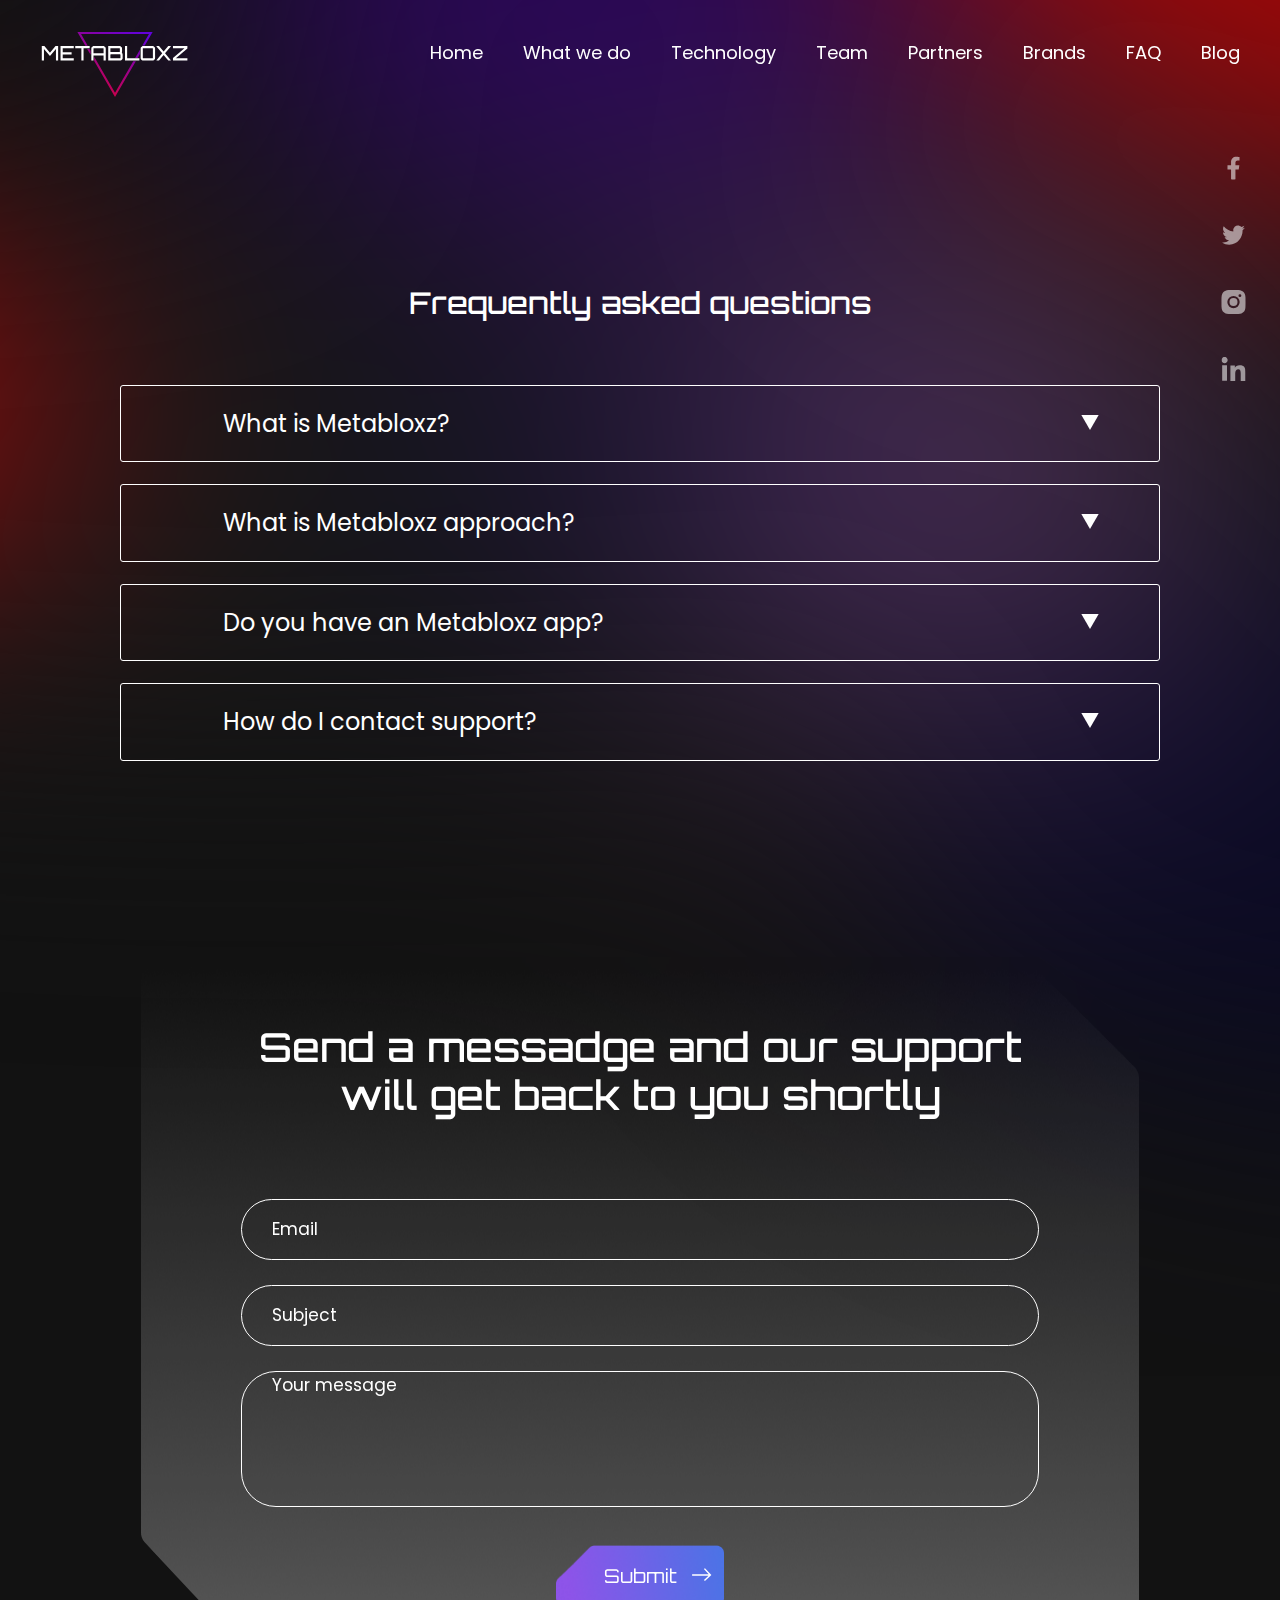
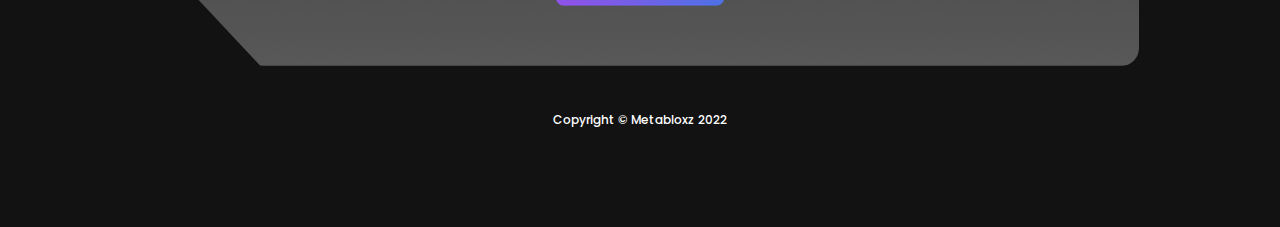
<file: faq.html>
<!DOCTYPE html>
<html lang="en">
<head>
    <meta charset="utf-8">
    <meta name="viewport" content="width=device-width, initial-scale=1.0, user-scalable=no">
    <title>METABLOXZ</title>
    <link rel="preconnect" href="https://fonts.googleapis.com">
    <link rel="preconnect" href="https://fonts.gstatic.com" crossorigin>
    <link href="https://fonts.googleapis.com/css2?family=Poppins:wght@400;500&display=swap" rel="stylesheet">
    <link rel="preconnect" href="https://fonts.googleapis.com">
    <link rel="preconnect" href="https://fonts.gstatic.com" crossorigin>
    <link href="https://fonts.googleapis.com/css2?family=Orbitron:wght@400;500&display=swap" rel="stylesheet">
    <link media="all" rel="stylesheet" href="assets/css/vendor.min.css">
    <link media="all" rel="stylesheet" href="assets/css/styles.min.css">
</head>

<body>
  <div class="wrapper index-wrapper">
    <header class="header js-fixed-header">
      <div class="container">
        <div class="header__inner">
          <div class="header__wrap">
            <a href="index.html" class="logo">
              <img class="logo__image" src="assets/images/icons/logo.svg" alt="logo">
            </a>
            <nav class="menu nav js-burger">
              <ul class="menu__list nav__list">
                <li class="menu__item nav__item">
                  <a href="index.html" class="menu__link base-text">Home</a>
                </li>
                <li class="menu__item nav__item">
                  <a href="index.html#art" class="menu__link base-text js-link-to">What we do</a>
                </li>
                <li class="menu__item nav__item">
                  <a href="index.html#technology" class="menu__link base-text js-link-to">Technology</a>
                </li>
                <li class="menu__item nav__item">
                  <a href="index.html#team" class="menu__link base-text js-link-to">Team</a>
                </li>
                <li class="menu__item nav__item">
                  <a href="index.html#partners" class="menu__link base-text js-link-to">Partners</a>
                </li>
                <li class="menu__item nav__item">
                  <a href="index.html#brands" class="menu__link base-text js-link-to">Brands</a>
                </li>
                <li class="menu__item nav__item">
                  <a href="faq.html" class="menu__link base-text">FAQ</a>
                </li>
                <li class="menu__item nav__item">
                  <a href="index.html#blog" class="menu__link base-text js-link-to">Blog</a>
                </li>
              </ul>
            </nav>
          </div>

          <button type="button" class="burger js-burger-open">
            <span class="burger__span"></span>
            <span class="burger__span"></span>
            <span class="burger__span"></span>
          </button>
        </div>
      </div>
    </header>
    <main class="main">
      <section class="faq-section">
          <div class="container faq-section__wrap">
              <div class="social">
                  <div class="social__wrapper">
                      <a href="#" class="social-link">
                          <svg class="social-icon">
                              <use xlink:href="#facebook"></use>
                          </svg>
                      </a>
                      <a href="#" class="social-link">
                          <svg class="social-icon">
                              <use xlink:href="#twitter"></use>
                          </svg>
                      </a>
                      <a href="#" class="social-link">
                          <svg class="social-icon">
                              <use xlink:href="#insta"></use>
                          </svg>
                      </a>
                      <a href="#" class="social-link">
                          <svg class="social-icon">
                              <use xlink:href="#in"></use>
                          </svg>
                      </a>
                  </div>
              </div>
              <div class="faq-section__wrapper">
                  <h3 class="ui-subtitle faq-section__title">Frequently asked questions</h3>
                  <div class="faq-accordion accordion-wrap js-accordion-wrap" data-only="true">
                    <div class="accordion js-accordion">
                      <div class="accordion__head js-accordion-open" data-accordion="content-1">
                        <h3 class="accordion__title">What is Metabloxz?</h3>
                        <button class="accordion__btn">
                          <svg class="icon">
                            <use xlink:href="#accordion-icon"></use>
                          </svg>
                        </button>
                      </div>

                      <div class="accordion__content js-accordion-content" id="content-1">
                        <div class="accordion__descr js-accordion-descr">
                          <div class="accordion__text-block">
                            <p>
                              Yes we are launching on iOS and Android.<br />Metabloxz brings metaverse not only to your phone. We will launch on PC, Mac, VR
                              and on other platforms. Metabloxz gives you an immersive experience. Visit different verticals like art galleries, live events,
                              cinemas or museums.
                            </p>
                            <ul>
                              <li>Art district: extending physical art experience to immersive 3D</li>
                              <li>Event & entertainment district: true social & collaboration platform</li>
                              <li>Retail district: bridging physical & digital for your favorite brands</li>
                              <li>Education district: making education more interactive & engaging</li>
                            </ul>
                          </div>
                          <div class="accordion__text-block">
                            <p>Features in V1. app Include:</p>
                            <ul>
                              <li>In-app Navigation</li>
                              <li>In-app chat</li>
                              <li>In app proximity talk</li>
                              <li>Events</li>
                              <li>Multiple Immersive Environments to choose from</li>
                            </ul>
                          </div>
                        </div>
                      </div>
                    </div>
                    <div class="accordion js-accordion">
                      <div class="accordion__head js-accordion-open" data-accordion="content-2">
                        <h3 class="accordion__title">What is Metabloxz approach?</h3>
                        <button class="accordion__btn">
                          <svg class="icon">
                            <use xlink:href="#accordion-icon"></use>
                          </svg>
                        </button>
                      </div>
                      <div class="accordion__content js-accordion-content" id="content-2">
                        <div class="accordion__descr js-accordion-descr">
                          <div class="accordion__text-block">
                            <p>
                              Yes we are launching on iOS and Android.<br />Metabloxz brings metaverse not only to your phone. We will launch on PC, Mac, VR
                              and on other platforms. Metabloxz gives you an immersive experience. Visit different verticals like art galleries, live events,
                              cinemas or museums.
                            </p>
                            <ul>
                              <li>Art district: extending physical art experience to immersive 3D</li>
                              <li>Event & entertainment district: true social & collaboration platform</li>
                              <li>Retail district: bridging physical & digital for your favorite brands</li>
                              <li>Education district: making education more interactive & engaging</li>
                            </ul>
                          </div>
                          <div class="accordion__text-block">
                            <p>Features in V1. app Include:</p>
                            <ul>
                              <li>In-app Navigation</li>
                              <li>In-app chat</li>
                              <li>In app proximity talk</li>
                              <li>Events</li>
                              <li>Multiple Immersive Environments to choose from</li>
                            </ul>
                          </div>
                        </div>
                      </div>
                    </div>
                    <div class="accordion js-accordion">
                      <div class="accordion__head js-accordion-open" data-accordion="content-3">
                        <h3 class="accordion__title">Do you have an Metabloxz app?</h3>
                        <button class="accordion__btn">
                          <svg class="icon">
                            <use xlink:href="#accordion-icon"></use>
                          </svg>
                        </button>
                      </div>
                      <div class="accordion__content js-accordion-content" id="content-3">
                        <div class="accordion__descr js-accordion-descr">
                          <div class="accordion__text-block">
                            <p>
                              Yes we are launching on iOS and Android.<br />Metabloxz brings metaverse not only to your phone. We will launch on PC, Mac, VR
                              and on other platforms. Metabloxz gives you an immersive experience. Visit different verticals like art galleries, live events,
                              cinemas or museums.
                            </p>
                            <ul>
                              <li>Art district: extending physical art experience to immersive 3D</li>
                              <li>Event & entertainment district: true social & collaboration platform</li>
                              <li>Retail district: bridging physical & digital for your favorite brands</li>
                              <li>Education district: making education more interactive & engaging</li>
                            </ul>
                          </div>
                          <div class="accordion__text-block">
                            <p>Features in V1. app Include:</p>
                            <ul>
                              <li>In-app Navigation</li>
                              <li>In-app chat</li>
                              <li>In app proximity talk</li>
                              <li>Events</li>
                              <li>Multiple Immersive Environments to choose from</li>
                            </ul>
                          </div>
                        </div>
                      </div>
                    </div>
                    <div class="accordion js-accordion">
                      <div class="accordion__head  js-accordion-open" data-accordion="content-4">
                        <h3 class="accordion__title">How do I contact support?</h3>
                        <button class="accordion__btn">
                          <svg class="icon">
                            <use xlink:href="#accordion-icon"></use>
                          </svg>
                        </button>
                      </div>
                      <div class="accordion__content js-accordion-content" id="content-4">
                        <div class="accordion__descr js-accordion-descr">
                          <div class="accordion__text-block">
                            <p>
                              Yes we are launching on iOS and Android.<br />Metabloxz brings metaverse not only to your phone. We will launch on PC, Mac, VR
                              and on other platforms. Metabloxz gives you an immersive experience. Visit different verticals like art galleries, live events,
                              cinemas or museums.
                            </p>
                            <ul>
                              <li>Art district: extending physical art experience to immersive 3D</li>
                              <li>Event & entertainment district: true social & collaboration platform</li>
                              <li>Retail district: bridging physical & digital for your favorite brands</li>
                              <li>Education district: making education more interactive & engaging</li>
                            </ul>
                          </div>
                          <div class="accordion__text-block">
                            <p>Features in V1. app Include:</p>
                            <ul>
                              <li>In-app Navigation</li>
                              <li>In-app chat</li>
                              <li>In app proximity talk</li>
                              <li>Events</li>
                              <li>Multiple Immersive Environments to choose from</li>
                            </ul>
                          </div>
                        </div>
                      </div>
                    </div>
                  </div>

              </div>
          </div>
      </section>



      <div class="form-section formFaq-section">
        <div class="container">
          <div class="form-section__inner">
            <h2 class="section-title-h2 form-section__title">Send a messadge and our support will get back to you shortly</h2>
            <form action="" class="form-section__form" method="get" name="FaqForm" id="FaqForm">
              <div class="form-section__wrapper">
                <input class="form-section__input" type="email" name="email" value="" id="email" placeholder="Email" required />
                <input class="form-section__input" type="text" name="subject" value="" id="subject" placeholder="Subject" />
                <textarea class="form-section__textarea" name="message" value="" id="" cols="30" rows="4" placeholder="Your message"></textarea>
                <button type="submit" class="form-section__btn">
                  <div class="form-section__text">
                    <span>Submit</span>
                    <svg class="arr-icon">
                      <use xlink:href="#arr-next"></use>
                    </svg>
                  </div>
                  <img class="form-section__image" src="assets/images/buttons/btn-more.png" alt="" />
                  <img class="form-section__image-ds" src="assets/images/buttons/btn-more-ds.png" alt="" />
                </button>
              </div>
            </form>
          </div>
        </div>
      </div>

    </main>
    <footer class="footer">
        <div class="container">
                <div class="footer__wrapper">
                    <p>Copyright © Metabloxz 2022</p>
                </div>
        </div>
    </footer>
  </div>
  <div class="svg-sprite">
    <?xml version="1.0" encoding="utf-8"?><svg xmlns="http://www.w3.org/2000/svg" xmlns:xlink="http://www.w3.org/1999/xlink"><symbol fill="none" viewBox="0 0 18 15" id="accordion-icon" xmlns="http://www.w3.org/2000/svg"><path d="M9 15L.34 0h17.32L9 15z" fill="#fff"/></symbol><symbol fill="none" viewBox="0 0 17 12" id="arr-next" xmlns="http://www.w3.org/2000/svg"><path fill-rule="evenodd" clip-rule="evenodd" d="M13.703 7.005H.588V5.842H13.86l-3.837-4.143.854-.79 4.742 5.12.396.428-.43.396-4.741 4.362-.788-.856 3.646-3.354z" fill="#fff"/></symbol><symbol fill="none" viewBox="0 0 23 16" id="arr-right" xmlns="http://www.w3.org/2000/svg"><path fill-rule="evenodd" clip-rule="evenodd" d="M19.385 9.588H0v-1.72h19.622l-5.673-6.126L15.211.573l7.01 7.57.586.633-.635.585-7.01 6.448-1.164-1.265 5.387-4.956z" fill="#08082B"/></symbol><symbol fill="none" viewBox="0 0 15 19" id="arr-up" xmlns="http://www.w3.org/2000/svg"><path d="M7.5 17.073V.573m-6.5 10l6.5 7 6.5-7" stroke="#fff"/></symbol><symbol fill="none" viewBox="0 0 24 24" id="close" xmlns="http://www.w3.org/2000/svg"><path d="M4.343 19.657L12 12m7.657-7.657L12 12m0 0L4.343 4.343M12 12l7.657 7.657" stroke="#28D" stroke-width="2" stroke-linecap="round" stroke-linejoin="round"/></symbol><symbol fill="none" viewBox="0 0 25 26" id="facebook" xmlns="http://www.w3.org/2000/svg"><g opacity=".6" clip-path="url(#fa)"><path d="M17.93 13.915l.649-4.266h-4.053V6.882c0-1.167.565-2.306 2.38-2.306h1.844V.945S17.078.656 15.48.656c-3.34 0-5.52 2.044-5.52 5.742v3.251H6.25v4.266h3.71v10.313c.745.118 1.507.178 2.283.178s1.538-.06 2.283-.178V13.915h3.405z" fill="#EBEBEB"/></g><defs><clipPath id="fa"><path fill="#fff" transform="translate(0 .031)" d="M0 0h25v25H0z"/></clipPath></defs></symbol><symbol fill="none" viewBox="0 0 25 26" id="in" xmlns="http://www.w3.org/2000/svg"><g clip-path="url(#ga)"><path opacity=".6" fill-rule="evenodd" clip-rule="evenodd" d="M9.286 8.743h4.643v2.312c.668-1.33 2.383-2.525 4.96-2.525 4.939 0 6.111 2.648 6.111 7.505v8.996h-5v-7.89c0-2.766-.669-4.326-2.371-4.326-2.362 0-3.343 1.681-3.343 4.325v7.891h-5V8.743zM.713 24.819h5V8.53h-5v16.29zm5.716-21.6a3.163 3.163 0 01-.942 2.252 3.238 3.238 0 01-4.547.001A3.185 3.185 0 010 3.22C0 2.373.338 1.563.941.965a3.233 3.233 0 014.546 0c.603.598.942 1.408.942 2.254z" fill="#EBEBEB"/></g><defs><clipPath id="ga"><path fill="#fff" transform="translate(0 .031)" d="M0 0h25v25H0z"/></clipPath></defs></symbol><symbol fill="none" viewBox="0 0 25 26" id="insta" xmlns="http://www.w3.org/2000/svg"><path opacity=".6" fill-rule="evenodd" clip-rule="evenodd" d="M12.495.031c-3.393 0-3.82.015-5.154.075-1.33.06-2.237.273-3.03.58A6.09 6.09 0 002.098 2.13 6.2 6.2 0 00.655 4.343c-.308.794-.521 1.702-.58 3.036C.014 8.71 0 9.135 0 12.53c0 3.393.015 3.82.074 5.155.06 1.33.273 2.237.58 3.036a6.092 6.092 0 001.444 2.213 6.198 6.198 0 002.213 1.444c.793.307 1.7.52 3.035.58 1.335.06 1.756.074 5.154.074 3.398 0 3.82-.014 5.154-.074 1.33-.06 2.237-.273 3.035-.58a6.09 6.09 0 002.213-1.444 6.2 6.2 0 001.443-2.213c.308-.794.521-1.702.58-3.036.06-1.335.075-1.757.075-5.155 0-3.399-.015-3.82-.074-5.155-.06-1.33-.273-2.237-.58-3.036a6.092 6.092 0 00-1.444-2.213A6.199 6.199 0 0020.689.681c-.793-.307-1.7-.52-3.035-.58-1.34-.055-1.766-.07-5.159-.07zm0 6.083a6.42 6.42 0 000 12.84 6.417 6.417 0 006.419-6.42 6.417 6.417 0 00-6.419-6.42zm0 10.582a4.167 4.167 0 01-4.167-4.167 4.167 4.167 0 118.334 0 4.167 4.167 0 01-4.167 4.167zm8.17-10.84a1.498 1.498 0 11-2.997 0 1.498 1.498 0 012.997 0z" fill="#EBEBEB"/></symbol><symbol fill="none" viewBox="0 0 21 22" id="play" xmlns="http://www.w3.org/2000/svg"><path d="M8 7.573v8l6-4-6-4z" stroke="#fff"/><circle cx="10.5" cy="11.073" r="10" stroke="#fff"/></symbol><symbol fill="none" viewBox="0 0 53 15" id="scroll" xmlns="http://www.w3.org/2000/svg"><path fill-rule="evenodd" clip-rule="evenodd" d="M50.534 8.094H0v-.742h50.701l-6.255-6.255.525-.524 6.803 6.804.262.262-.262.262-6.803 6.804-.524-.524 6.087-6.087z" fill="#fff"/></symbol><symbol fill="none" viewBox="0 0 25 26" id="twitter" xmlns="http://www.w3.org/2000/svg"><path d="M21.934 7.511c.01.22.01.43.01.65.01 6.67-4.89 14.37-13.852 14.37-2.644 0-5.239-.79-7.467-2.27a9.556 9.556 0 007.206-2.1c-2.084-.04-3.916-1.45-4.553-3.51a4.55 4.55 0 002.2-.09c-2.268-.46-3.898-2.53-3.908-4.94v-.06c.676.39 1.438.61 2.21.63-2.132-1.48-2.798-4.43-1.505-6.74 2.479 3.16 6.125 5.07 10.042 5.28a5.187 5.187 0 011.408-4.83c1.959-1.91 5.045-1.81 6.898.22a9.473 9.473 0 003.096-1.23 5.058 5.058 0 01-2.141 2.79c.964-.12 1.91-.39 2.797-.79a10.174 10.174 0 01-2.44 2.62z" fill="#EBEBEB" opacity=".6"/></symbol></svg>
  </div>
  <script src="assets/js/vendor.min.js" defer></script>
  <script src="assets/js/app.js" defer></script>
</body>

</html>
</file>
<file: assets/css/styles.min.css>
.clearfix:after{content:"";display:block;clear:both}.sr-only{position:absolute;width:1px;height:1px;margin:-1px;padding:0;overflow:hidden;clip:rect(0,0,0,0);border:0}.sr-only-focusable:active,.sr-only-focusable:focus{position:static;width:auto;height:auto;margin:0;overflow:visible;clip:auto}.ellipsis{white-space:nowrap;text-overflow:ellipsis;overflow:hidden}.burger,.nav__list{display:flex;flex-direction:column}.header__wrap{display:flex;flex-wrap:wrap;align-items:center;justify-content:space-between}.benefits-section__item:before{content:"";display:block;position:absolute}article,aside,audio,b,body,canvas,dd,details,div,dl,dt,em,fieldset,figcaption,figure,footer,form,h1,h2,h3,h4,h5,h6,header,hgroup,html,i,img,label,li,mark,menu,nav,ol,p,section,span,strong,sub,summary,sup,table,tbody,td,tfoot,th,thead,time,tr,u,ul,video{margin:0;padding:0;border:0;outline:0;vertical-align:baseline;background:transparent}*,:after,:before{box-sizing:inherit}ul{list-style:none}a{display:inline-block;cursor:pointer;transition:all .3s ease}a,a:active,a:focus,a:hover{text-decoration:none}img{max-width:100%;height:auto}.gm-style img{max-width:none}*{-webkit-tap-highlight-color:rgba(0,0,0,0)}html{font-size:10px;box-sizing:border-box}body{-webkit-font-smoothing:antialiased;-moz-osx-font-smoothing:grayscale;font-family:Poppins,Orbitron,Arial,sans-serif;color:#fff;min-width:320px}.wrapper,body.overflow{overflow:hidden}.wrapper{width:100%;min-height:100vh;position:relative}.container{width:100%;max-width:1240px;padding:0 2rem;margin:0 auto}.scroll-wrap::-webkit-scrollbar{width:3px;background-color:#ccc}.scroll-wrap::-webkit-scrollbar-thumb{background-color:rgba(0,0,0,.75);border-radius:10px}.main-title,.section-title-h2,.section-title-h3{font-weight:500;font-family:Orbitron;line-height:1.2}.base-text{font-size:1.8rem;font-weight:400}.base-text.t-g{font-family:Poppins;color:hsla(0,0%,100%,.6);line-height:1.5}.base-text2{font-size:1.9rem;font-weight:400;font-family:Orbitron}.base-second{font-family:Poppins;font-size:1.5rem;color:hsla(0,0%,100%,.6);line-height:1.5;font-weight:400}.base-third{font-weight:500;font-family:Orbitron;font-size:2.5rem;color:#fff;line-height:1.5}.typography h1{font-size:3rem;margin-bottom:3rem}.typography h2{font-size:2rem;margin-bottom:2rem}.typography p{font-size:1.6rem;margin-bottom:3rem}fieldset,form{margin:0;padding:0;border-style:none}input[type=email],input[type=number],input[type=password],input[type=search],input[type=tel],input[type=text],textarea{-webkit-appearance:none;outline:none;appearance:none;box-sizing:border-box;font-family:Poppins}input[type=email]::placeholder,input[type=number]::placeholder,input[type=password]::placeholder,input[type=search]::placeholder,input[type=tel]::placeholder,input[type=text]::placeholder,textarea::placeholder{transition:all .3s ease}input[type=email]:focus::-webkit-input-placeholder,input[type=number]:focus::-webkit-input-placeholder,input[type=password]:focus::-webkit-input-placeholder,input[type=search]:focus::-webkit-input-placeholder,input[type=tel]:focus::-webkit-input-placeholder,input[type=text]:focus::-webkit-input-placeholder,textarea:focus::-webkit-input-placeholder{opacity:0}input[type=email]:focus::-moz-placeholder,input[type=number]:focus::-moz-placeholder,input[type=password]:focus::-moz-placeholder,input[type=search]:focus::-moz-placeholder,input[type=tel]:focus::-moz-placeholder,input[type=text]:focus::-moz-placeholder,textarea:focus::-moz-placeholder{opacity:1;opacity:0}input[type=email]:focus:-moz-placeholder,input[type=number]:focus:-moz-placeholder,input[type=password]:focus:-moz-placeholder,input[type=search]:focus:-moz-placeholder,input[type=tel]:focus:-moz-placeholder,input[type=text]:focus:-moz-placeholder,textarea:focus:-moz-placeholder{opacity:0}input[type=email]:focus:-ms-input-placeholder,input[type=number]:focus:-ms-input-placeholder,input[type=password]:focus:-ms-input-placeholder,input[type=search]:focus:-ms-input-placeholder,input[type=tel]:focus:-ms-input-placeholder,input[type=text]:focus:-ms-input-placeholder,textarea:focus:-ms-input-placeholder{opacity:0}input[type=email]:focus.placeholder,input[type=number]:focus.placeholder,input[type=password]:focus.placeholder,input[type=search]:focus.placeholder,input[type=tel]:focus.placeholder,input[type=text]:focus.placeholder,textarea:focus.placeholder{opacity:0}input[type=email]::-webkit-input-placeholder,input[type=number]::-webkit-input-placeholder,input[type=password]::-webkit-input-placeholder,input[type=search]::-webkit-input-placeholder,input[type=tel]::-webkit-input-placeholder,input[type=text]::-webkit-input-placeholder,textarea::-webkit-input-placeholder{color:#fff}input[type=email]::-moz-placeholder,input[type=number]::-moz-placeholder,input[type=password]::-moz-placeholder,input[type=search]::-moz-placeholder,input[type=tel]::-moz-placeholder,input[type=text]::-moz-placeholder,textarea::-moz-placeholder{opacity:1;color:#fff}input[type=email]:-moz-placeholder,input[type=number]:-moz-placeholder,input[type=password]:-moz-placeholder,input[type=search]:-moz-placeholder,input[type=tel]:-moz-placeholder,input[type=text]:-moz-placeholder,textarea:-moz-placeholder{color:#fff}input[type=email]:-ms-input-placeholder,input[type=number]:-ms-input-placeholder,input[type=password]:-ms-input-placeholder,input[type=search]:-ms-input-placeholder,input[type=tel]:-ms-input-placeholder,input[type=text]:-ms-input-placeholder,textarea:-ms-input-placeholder{color:#fff}input[type=email].placeholder,input[type=number].placeholder,input[type=password].placeholder,input[type=search].placeholder,input[type=tel].placeholder,input[type=text].placeholder,textarea.placeholder{color:#fff}textarea{resize:vertical;vertical-align:top;border:none;background-color:transparent;outline:none;-webkit-appearance:none;appearance:none}button,input[type=button],input[type=file],input[type=reset],input[type=submit]{font-family:Poppins;-webkit-appearance:none;appearance:none;border-radius:0;cursor:pointer}select{background-color:transparent}button,select{cursor:pointer;border:none;transition:all .3s ease;outline:none;border-radius:0;-webkit-appearance:none;appearance:none}input[type=search]::-webkit-search-cancel-button,input[type=search]::-webkit-search-decoration,input[type=search]::-webkit-search-results-button,input[type=search]::-webkit-search-results-decoration{-webkit-appearance:none;appearance:none}input[type=number]{-webkit-appearance:textfield;appearance:textfield;margin:0}input[type=number]::-webkit-inner-spin-button,input[type=number]::-webkit-outer-spin-button{-webkit-appearance:none;margin:0}input:focus::placeholder{color:transparent}.m-0{margin:0!important}.m-auto{margin:auto!important}.mt-05{margin-top:5px!important}.mt-1{margin-top:10px!important}.mt-15{margin-top:15px!important}.mt-2{margin-top:20px!important}.mt-3{margin-top:30px!important}.mt-4{margin-top:40px!important}.mt-5{margin-top:50px!important}.mt-auto{margin-top:auto!important}.mr-05{margin-right:5px!important}.mr-1{margin-right:10px!important}.mr-15{margin-right:15px!important}.mr-2{margin-right:20px!important}.mr-3{margin-right:30px!important}.mr-4{margin-right:40px!important}.mr-5{margin-right:50px!important}.mr-auto{margin-right:auto!important}.mb-05{margin-bottom:5px!important}.mb-1{margin-bottom:10px!important}.mb-15{margin-bottom:15px!important}.mb-2{margin-bottom:20px!important}.mb-3{margin-bottom:30px!important}.mb-4{margin-bottom:40px!important}.mb-5{margin-bottom:50px!important}.mb-auto{margin-bottom:auto!important}.ml-05{margin-left:5px!important}.ml-1{margin-left:10px!important}.ml-15{margin-left:15px!important}.ml-2{margin-left:20px!important}.ml-3{margin-left:30px!important}.ml-4{margin-left:40px!important}.ml-5{margin-left:50px!important}.ml-auto,.mx-auto{margin-left:auto!important}.mx-auto{margin-right:auto!important}.my-auto{margin-top:auto!important;margin-bottom:auto!important}.p-0{padding:0!important}.pt-05{padding-top:5px!important}.pt-1{padding-top:10px!important}.pt-15{padding-top:15px!important}.pt-2{padding-top:20px!important}.pt-3{padding-top:30px!important}.pt-4{padding-top:40px!important}.pt-5{padding-top:50px!important}.pr-05{padding-right:5px!important}.pr-1{padding-right:10px!important}.pr-15{padding-right:15px!important}.pr-2{padding-right:20px!important}.pr-3{padding-right:30px!important}.pr-4{padding-right:40px!important}.pr-5{padding-right:50px!important}.pb-05{padding-bottom:5px!important}.pb-1{padding-bottom:10px!important}.pb-15{padding-bottom:15px!important}.pb-2{padding-bottom:20px!important}.pb-3{padding-bottom:30px!important}.pb-4{padding-bottom:40px!important}.pb-5{padding-bottom:50px!important}.pl-05{padding-left:5px!important}.pl-1{padding-left:10px!important}.pl-15{padding-left:15px!important}.pl-2{padding-left:20px!important}.pl-3{padding-left:30px!important}.pl-4{padding-left:40px!important}.pl-5{padding-left:50px!important}.row{display:flex;flex-wrap:wrap}.col,.col.col-12{width:100%}.col.col-6{width:50%}.col.col-4{width:33.33333%}.col.col-3{width:25%}.col.col-2{width:16.66667%}.col.col-1{width:8.33333%}.icon{display:inline-block;width:1em;height:1em;fill:currentColor}.icon-accordion-icon{font-size:1.5rem;width:1.2em}.icon-arr-next{font-size:1.2rem;width:1.41667em}.icon-arr-right{font-size:1.6rem;width:1.4375em}.icon-arr-up{font-size:1.9rem;width:.78947em}.icon-close{font-size:2.4rem;width:1em}.icon-facebook,.icon-in,.icon-insta{font-size:2.6rem;width:.96154em}.icon-play{font-size:2.2rem;width:.95455em}.icon-scroll{font-size:1.5rem;width:3.53333em}.icon-twitter{font-size:2.6rem;width:.96154em}.header{padding:2rem 0;position:fixed;min-width:100%;transition:all .3s ease;z-index:20}.header.fixed{background-color:rgba(0,0,0,.8)}.header__inner{justify-content:space-between;display:flex}.nav{margin:0 auto;position:absolute;top:0;right:0;left:0;width:100%;padding:83px 16px 16px;background-color:#566fe7;z-index:5;transition:all .3s ease;transform:translateX(110%);display:none}.nav.active{height:100vh;transform:translateX(0)}.nav__list{font-size:16px;line-height:2}.nav__item+.nav__item{margin-top:15px}.logo{margin-right:2rem}.burger,.logo{position:relative;z-index:6}.burger{background:transparent;width:30px;height:30px;right:-5px;top:6px;display:none;justify-content:center;align-items:center}.burger.active span{position:absolute;width:70%}.burger.active span:first-child{top:50%;left:50%;transform:translate(-50%,-50%) rotate(45deg)}.burger.active span:nth-child(2){opacity:0}.burger.active span:nth-child(3){margin-top:3px;top:40%;left:50%;transform:translate(-50%,-50%) rotate(-45deg)}.burger span{width:100%;height:1px;border-radius:14px;background-color:#fff;transition:all .3s ease}.burger span:first-child{margin-bottom:4px}.burger span:nth-child(2){margin-right:10px}.burger span:nth-child(3){margin-top:4px}.menu__item{text-align:center}.menu__link{color:#fff}.menu__link:hover{opacity:.8;transition:all .3s ease}.footer{padding:3.3rem 0 2rem}.footer__wrapper{text-align:center}.footer__wrapper p{font-size:1.2rem;font-weight:500;color:#fff}body{background-color:#121212}.faq-wrapper{background-image:url(../images/bg/faq-bg.png);background-position:50%;background-size:cover;background-repeat:no-repeat}.index-wrapper{background-image:url(../images/content/main-bg.svg);background-size:100%;background-repeat:no-repeat}.connect-bnt{display:flex;align-items:center;justify-content:center;width:136px;height:45px;position:relative;padding:10px 10px 10px 32px}.connect-bnt:hover .connect-bnt__arrow{transform:translateX(4px)}.connect-bnt__text{position:relative;z-index:2;font-family:Orbitron;font-weight:400;font-size:14px;color:#08082b}.connect-bnt__icon{position:absolute;width:142%;height:100%;display:block;z-index:1;top:44%;left:48%;transform:translate(-50%,-50%)}.connect-bnt__arrow{position:relative;z-index:2;width:17px;height:12px;margin-left:8px;transition:all .3s ease}.connect-bnt__bg{position:absolute;z-index:1;top:50%;left:50%;transform:translate(-50%,-50%)}.video-btn{display:flex;align-items:center;margin-left:27px}.video-btn:hover .video-btn__text{opacity:1}.video-btn__icon{width:13px;height:13px;flex:none;margin-right:8px}.video-btn__text{font-size:10px;-webkit-text-decoration-line:underline;text-decoration-line:underline;color:#fff;opacity:.6;transition:all .3s ease}.intro-section{padding:8.5rem 0 1.5rem}.intro-section__wrapper{position:relative;padding-bottom:2rem}.intro-section__inner{display:flex;justify-content:space-between;align-items:flex-start;position:relative;z-index:2}.intro-section__inner .base-text{max-width:80%;margin-bottom:3.1rem}.intro-section__text{flex-basis:100%}.intro-section__links{display:flex;align-items:center;margin-bottom:3.5rem}.intro-decor{position:relative;z-index:1}.intro-decor__wrap{width:100%;position:relative;display:flex;justify-content:center}.intro-decor__bg,.intro-decor__bg img{width:100%}.intro-decor__img{width:120%;position:absolute;z-index:1;left:50%;transform:translateX(-50%);transition:all .3s ease}.intro-decor__img--first{top:-30%;opacity:1;animation:decor-1 15s linear 0s infinite}.intro-decor__img--second{top:-28%;opacity:0;animation:decor-2 15s linear 0s infinite}.intro-decor__img img{width:100%}@keyframes decor-1{0%{opacity:1}46%{opacity:1}54%{opacity:0}to{opacity:0}}@keyframes decor-2{0%{opacity:0}46%{opacity:0}54%{opacity:1}to{opacity:1}}.introcards{display:flex;flex-wrap:wrap;margin:-1.9rem -1.35rem}.benefits-section{padding-top:4rem;padding-bottom:20rem}.benefits-section__wrapper{display:grid}.benefits-section__inner{display:grid;justify-items:center}.benefits-section__text{margin-left:0}.benefits-section__image{min-width:280px;height:auto;margin-top:0;padding-bottom:6rem}.benefits-section__title{margin-bottom:2.5rem;font-size:3.2rem;text-align:center}.benefits-section__subtitle{font-size:2.8rem;font-family:Orbitron;font-weight:400;line-height:1.6;text-align:center}.benefits-section__about p{font-size:1.5rem;color:hsla(0,0%,100%,.6);line-height:1.5;font-weight:400;margin-bottom:3.5rem}.benefits-section__item{background-image:url(../images/content/bg-cubs-benefits.svg);width:160px;height:160px;background-repeat:no-repeat;background-position:50%;position:relative;z-index:12}.benefits-section__item:before{background-color:#544d5d;transform:rotate(45deg);width:72%;height:1px;left:100px;top:145px}.benefits-section__item:nth-of-type(2){top:125px;left:7px}.benefits-section__item:nth-of-type(2):before{transform:rotate(-45deg);left:-56px}.benefits-section__item:nth-of-type(3){top:88px;left:0}.benefits-section__item:nth-of-type(4){top:211px;left:7px}.benefits-section__item:nth-of-type(4):before{transform:rotate(-45deg);left:-56px}.benefits-section__item:nth-of-type(5){top:175px;left:0}.benefits-section__item:last-of-type:before{display:none}.benefits-section__item span:first-of-type{position:absolute;left:50%;transform:translate(-50%);z-index:12;font-size:2.8rem;font-family:500;font-family:Orbitron;top:66px;font-weight:500;color:#010147}.benefits-section__item span:last-of-type{position:absolute;width:160px;text-align:center;left:50%;transform:translate(-50%);z-index:12;font-size:1.5rem;top:140px;color:hsla(0,0%,100%,.6);font-weight:400;font-family:Poppins}.benefits-section__items{position:relative;display:grid;grid-template-columns:150px 150px;justify-content:center}.benefits-section__items-wrap .section-title-h3{margin-bottom:0;text-align:left}.capabilities-section{background-image:url(../images/content/capilites-bg-mb.svg);background-repeat:no-repeat;background-position:50%;background-size:cover;padding:7rem 0 12rem}.capabilities-section__wrapper{text-align:center}.capabilities-section__title{font-size:3.2rem;text-align:left;margin-bottom:2rem}.art-indusrty{padding:7rem 0;padding-bottom:3.5rem}.art-indusrty__head{display:flex;align-items:center;margin-bottom:1.5rem;flex-wrap:wrap}.art-indusrty__head p{font-family:Poppins;font-size:1.5rem;color:hsla(0,0%,100%,.6);line-height:1.5;font-weight:400;margin-bottom:5.5rem}.art-indusrty__title{flex-basis:85%;margin-bottom:3.2rem}.art-indusrty__cards{display:grid;justify-items:center}.usecase-section{padding:4rem 0;position:relative}.usecase-section:after{position:absolute;z-index:-1;content:"";top:0;left:50%;transform:translateX(-50%);width:1600px;height:100%;background-repeat:no-repeat;background-position:25px;background-size:contain}.usecase-section__title{font-size:3.2rem;line-height:2}.usecase-section__head{text-align:center;margin-bottom:1.5rem}.usecase-section__head p{margin-bottom:4rem;font-family:Poppins;font-size:1.6rem;font-weight:500;color:hsla(0,0%,100%,.6)}.case-swiper{width:335px;margin:0 auto;overflow:hidden}.case-swiper .swiper-slide{width:auto}.case{width:335px;position:relative;cursor:pointer}.case__wrap{width:100%;box-sizing:border-box;background-image:url(../images/content/case-bg-mob.svg);background-repeat:no-repeat;background-position:50%;background-size:cover;padding:11rem 2.5rem 4rem}.case__image{width:100%;height:250px;border-radius:25px;overflow:hidden;margin-bottom:-9rem}.case__image img{width:100%;height:100%;object-fit:cover}.case__text p{margin-bottom:2rem;font-family:Poppins;font-size:1.5rem;font-weight:400;color:hsla(0,0%,100%,.6);line-height:2}.case__text p:last-child{margin-bottom:0}.technology-section{padding:4rem 0}.technology-section__inner{position:relative}.technology-section__image{width:100%;display:block}.technology-section__image img{display:block;width:100%;object-fit:cover}.technology-section__title{margin-bottom:2.7rem;font-size:3.2rem;text-align:center}.technology-section__image-wrap{width:100%;display:block;flex:none;padding:0 56px;margin-bottom:27px}.technology-section__content{width:100%;margin-bottom:61px}.technology-section__content p{font-size:1.5rem;font-weight:400;line-height:1.46;color:hsla(0,0%,100%,.6);font-family:Poppins}.technology-section__content p+p{margin-top:2.6rem}.technology-section__content ul{margin-top:2.2rem}.technology-section__content ul li{padding-left:3.5rem;position:relative;font-size:1.5rem;line-height:1.46;color:hsla(0,0%,88%,.7);font-family:Poppins}.technology-section__content ul li:before{content:"";display:block;position:absolute;width:25px;height:25px;left:0;top:-2px;background-image:url(../images/content/item-point.svg);-webkit-backdrop-filter:blur(10.9117px);backdrop-filter:blur(10.9117px);opacity:.8;background-repeat:no-repeat;background-size:cover;background-position:50%}.technology-section__content ul li+li{margin-top:1.2rem}.technology-card{margin-bottom:2rem;max-width:300px;margin:0 auto;max-height:615px}.technology-card__text{min-width:280px;height:390px;background-image:url(../images/content/technology-card-bg-mb.png);background-repeat:no-repeat;background-size:cover;background-position:-20px -75px;margin-top:-20px;padding:5.4rem 2.5rem 0}.technology-card__text p{font-size:1.5rem;color:hsla(0,0%,100%,.6);font-weight:400;line-height:1.5;text-overflow:ellipsis;display:-webkit-box;-webkit-line-clamp:10;overflow:hidden}.technology-card__image{width:330px;height:313px;border-radius:25px;display:block;flex:none;overflow:hidden}.technology-card__image img{width:100%;height:100%;display:block;object-fit:cover}.why-section{padding:4rem 0}.why-section__head{display:flex;align-items:center;text-align:center}.why-section__head p{font-family:Poppins;font-size:1.5rem;color:hsla(0,0%,100%,.6);line-height:1.5;font-weight:400}.why-section__title{font-size:3.2rem;max-width:80%;text-align:left;margin-bottom:3rem}.why-section__cards{display:grid;justify-items:center;grid-template-columns:1fr;row-gap:15px}.mvp1-section__wrapper{display:flex;flex-wrap:wrap;justify-content:space-between;position:relative}.mvp1-section__inner{padding-bottom:5.4rem}.mvp1-section__head{padding:0 2.5rem;margin-bottom:2rem}.mvp1-section__head p{font-size:1.5rem;color:hsla(0,0%,100%,.6);font-weight:400;font-family:Poppins;line-height:1.5}.mvp1-section__head ul{margin-top:3.5rem}.mvp1-section__head ul li{padding-left:3.5rem;position:relative;font-size:1.5rem;line-height:1.46;color:hsla(0,0%,88%,.7);font-family:Poppins}.mvp1-section__head ul li:before{content:"";display:block;position:absolute;width:25px;height:25px;left:0;top:-2px;background-image:url(../images/content/item-point.svg);-webkit-backdrop-filter:blur(10.9117px);backdrop-filter:blur(10.9117px);opacity:.8;background-repeat:no-repeat;background-size:cover;background-position:50%}.mvp1-section__head ul li+li{margin-top:1.2rem}.mvp1-section__title{text-align:left;margin-bottom:3.3rem;font-size:3.2rem}.mvp1-section__image{width:25%;min-width:106px;position:absolute;right:0;top:34rem}.mvp1-section__image img{width:100%;display:block}.mvp1-section__list{display:flex;flex-direction:column}.mvp1-section__item+.mvp1-section__item{margin-top:1.7rem}.mvp1-section-card__wrapper{width:100%}.mvp1-section-card__inner{background-image:url(../images/content/mpvcardbg-bg.png);background-size:100% 100%;background-repeat:no-repeat;display:flex;min-height:86px;padding:1.4rem 1.7rem .8rem;position:relative}.mvp1-section-card__image{width:38px;height:38px;margin:-6px -2px 0 0;display:block;flex:none}.mvp1-section-card__image img{width:100%;display:block}.mvp1-section-card__text{padding-left:.8rem}.mvp1-section-card__text p{font-size:1.4rem;color:hsla(0,0%,100%,.6);font-weight:400;font-family:Poppins;line-height:1.4}.roadmap-section{padding:4rem 0}.roadmap-section .section-title-h2{font-size:3.2rem}.roadmap-head{margin-bottom:5rem;text-align:center}.roadmap{width:334px;left:50%;transform:translateX(-50%);background-image:url(../images/content/roadmap-bg-mob.svg);background-position:top;display:flex;flex-wrap:wrap;gap:30px 0;height:410px;overflow:hidden;position:relative}.roadmap.active{animation:roadmap-mob .5s forwards}.roadmap:after{position:absolute;content:"";width:50%;height:20px;bottom:-10px;right:0;background-color:#121212;display:none}.roadmap__card:nth-child(2n){margin-left:auto}.roadmap__card-wrap{padding-top:20px;width:196px;height:114px;text-align:center}.roadmap__card-wrap .section-title-h3{font-size:14px;margin-bottom:10px}.roadmap__card-wrap p{font-family:Poppins;font-size:1.2rem;color:hsla(0,0%,100%,.6);line-height:1.5;font-weight:400;overflow:hidden;display:-webkit-box;-webkit-line-clamp:3}.link-more{position:relative;display:block;padding:0;margin:50px auto 0;background-color:transparent;width:115px;height:50px;z-index:1}.link-more span{position:absolute;top:50%;left:50%;transform:translate(-50%,-50%);font-weight:400;text-align:center;font-size:14px;font-family:Orbitron;color:#fff}@keyframes roadmap{0%{height:553px}to{height:748px}}@keyframes roadmap-mob{0%{height:410px}to{height:1266px}}.soon-section{padding:5rem 0 10rem;position:relative}.soon-section:after{position:absolute;z-index:-1;content:"";top:0;left:50%;transform:translateX(-50%);max-width:460px;width:100%;height:100%;background-image:url(../images/content/soon-mob-bg.svg);background-repeat:no-repeat;background-position:50%;background-size:cover}.soon-section__wrapper{display:flex;justify-content:center}.soon-section__images{display:flex;justify-content:space-between;align-items:center}.application{max-width:280px;width:100%;padding:2.5rem;background-image:url(../images/content/app.svg);background-repeat:no-repeat;background-position:50%;background-size:cover;display:flex;flex-direction:column;align-items:center}.application__title{margin:1.5rem 0;font-size:1.9rem;line-height:1}.application__links{display:flex;gap:8px}.application__link{height:2.8rem;width:auto}.application__link img{width:100%;height:100%;display:block}.blogs-section{padding:4rem 0}.blogs-section .partner-content{margin:0 -2rem;padding:0 0 0 2rem}.blog-swiper{position:relative;width:100%;overflow:hidden}.blog-swiper .swiper-slide{width:auto}.blog{padding-left:23px}.blog__img{position:absolute;top:0;left:0;width:70px;height:60px;overflow:hidden;border-radius:12px}.blog__img img{width:100%;height:100%;object-fit:cover}.blog__wrap{width:205px;height:107px;background-image:url(../images/blog/blog-mob.svg);background-repeat:no-repeat;background-position:50%;background-size:contain;display:flex}.blog__content{padding:10px 15px 10px 60px}.blog__content h2{font-size:1.5rem;color:#fff;line-height:1.1;margin-bottom:5px;-webkit-line-clamp:1}.blog__content h2,.blog__content p{font-weight:400;display:-webkit-box;overflow:hidden}.blog__content p{font-size:8px;color:#b2bdc8;line-height:1.3;min-height:40px;-webkit-line-clamp:4}.blog__profile{margin-top:10px;display:flex;align-items:center}.blog__avatar{width:17px;height:17px;margin-right:5px}.blog__avatar img{width:100%;height:100%;object-fit:contain}.blog__info{display:flex;flex-direction:column}.blog__info span{font-weight:400;font-size:5px;color:#b2bdc8;line-height:1.5}.partners-section{padding:4rem 0;position:relative}.partners-section:after,.partners-section:before{position:absolute;content:"";width:96px;height:315px;top:55%;transform:translateY(-50%);background-position:50%;background-size:contain;display:none}.partners-section:after{right:0;background-image:url(../images/partners/slider-after.svg)}.partners-section:before{left:0;background-image:url(../images/partners/slider-before.svg)}.partner-swiper{position:relative;width:100%}.partner-swiper .swiper-slide{width:auto}.partner-content{display:flex;flex-direction:column;align-items:center}.partner-content .section-title-h2{margin-bottom:4rem;font-size:3.2rem;text-align:center}.partner{width:230px;height:150px;background-image:url(../images/bg/slide-bg.svg);background-repeat:no-repeat;background-position:50%;background-size:contain;display:flex;align-items:center;justify-content:center}.partner img{max-width:230px;height:auto;object-fit:contain}.swiper-progress-bar{position:relative;width:150px;margin:40px auto 0;z-index:1;height:2px}.swiper-progress-bar .slide_progress-bar{position:absolute;top:0;left:0;height:2px;background:hsla(0,0%,100%,.25);border-radius:3.5px;width:100%;clear:both;opacity:0}.swiper-progress-bar .slide_progress-bar:after{position:absolute;top:0;left:0;background:#fff;border-radius:3.5px;height:100%;width:0;content:"";transition:width .1s linear}.swiper-progress-bar.active .slide_progress-bar{opacity:1}.swiper-progress-bar.animate .slide_progress-bar:after{transition:width linear;transition-delay:unset;width:100%;transition-duration:3s}.form-section{background-repeat:no-repeat;background-size:contain;background-position:0 328px;position:relative}.form-section__image-bg{display:block;position:absolute;width:158%;z-index:1;bottom:-11%;left:36%;transform:translateX(-50%)}.form-section__image-bg img{width:100%;display:block;height:auto}.form-section__wrapper{display:grid;row-gap:1rem}.form-section__inner{margin:0 auto;position:relative;z-index:3;width:100%;min-height:590px;padding:7.5rem .6rem 6.5rem}.form-section__inner:before{content:"";position:absolute;top:0;left:0;right:0;bottom:0;z-index:-1;overflow:hidden;-webkit-backdrop-filter:blur(25px);backdrop-filter:blur(25px);background-repeat:no-repeat;background-size:100% 100%;border-radius:0 0 18px 0;background-image:url(../images/content/formCard-bg-mb.png);clip-path:polygon(0 0,90% 0,100% 10%,100% 100%,100% 100%,20% 100%,0 84%,0 0)}.form-section__form{padding:0 2.5rem}.form-section__title{margin-bottom:5rem;color:#fff;font-size:3.2rem;font-family:Orbitron;font-weight:500;text-align:center}.form-section__input,.form-section__textarea{border-radius:10px;border:.36px solid hsla(0,0%,100%,.2);background:transparent;color:#fff;font-size:1.4rem;width:100%;position:relative;z-index:12;padding:.5rem 2rem}.form-section__input::placeholder,.form-section__textarea::placeholder{color:#fff!important;font-size:1.4rem;font-weight:400;line-height:1}.form-section__input{min-height:4.4rem;display:flex;align-items:center}.form-section__textarea{resize:none;margin-bottom:2.2rem;padding-right:40px;margin-top:18px;line-height:1.3;padding:1.8rem 3rem}.form-section__input-name{display:grid;row-gap:1.3rem}.form-section__btn{background:transparent;width:123px;margin:0 auto}.form-section__text{position:relative}.form-section__text .arr-icon{width:15px;height:10px;fill:#fff;position:absolute;top:15px;right:12px}.form-section__text span{position:absolute;top:13px;left:25px;color:#fff;font-size:1.3rem;font-family:Orbitron;font-weight:400}.form-section__image{display:block}.form-section__image-ds{display:none}.form-section .wpcf7-form-control-wrap{width:100%}.faq-section{padding:12rem 0 5rem}.faq-section__wrap{position:relative}.faq-section__wrapper{max-width:1040px;margin:0 auto;position:relative}.faq-section .social{position:absolute;right:20px;top:-200px;z-index:2}.faq-section__title{font-size:2.4rem;font-family:Orbitron;font-weight:500;text-align:center;margin-bottom:3.4rem}.team-section{padding:4rem 0}.team-swiper{position:relative;width:100%;overflow:hidden;margin-bottom:50px}.team-swiper .swiper-wrapper{align-items:flex-end}.team-swiper .swiper-slide{width:auto;transition:all 1s ease}.team-swiper .swiper-button-next{display:flex;align-items:center;width:auto;background-color:transparent;padding:0;right:0}.team-swiper .swiper-button-next:after,.team-swiper .swiper-button-next:before{display:none}.team-swiper .swiper-button-next span{font-family:Orbitron;font-weight:400;font-size:12px;color:#fff;margin-right:5px}.team-swiper .swiper-button-next svg{width:27px}.team{width:225px;height:300px;position:relative}.team__img,.team__img img{width:100%;height:100%}.team__img img{object-fit:contain}.team__soc{position:absolute;z-index:2;top:60px;right:0;transform:translateX(50%);background:linear-gradient(87.23deg,#8e54e9 8.64%,#4776e6 105.61%),#1e5ef7;border-radius:12px 0 12px 0;padding:10px 5px;width:max-content}.team__soc ul{display:flex;flex-direction:column;align-items:center}.team__soc li{margin-bottom:10px}.team__soc li:last-child{margin-bottom:0}.team__soc a{width:15px;height:15px;border:.5px solid #fff;border-radius:0 7px 0 7px;display:flex;align-items:center;justify-content:center}.team__soc a img{width:8px;height:8px}.slider-info{margin-left:auto;display:none;padding:0 25px;position:relative;z-index:10}.slider-info::-webkit-scrollbar{width:3px;background-color:#121212}.slider-info::-webkit-scrollbar-thumb{background-color:#566ee758;border-radius:10px}.slider-info.active{display:block;height:27rem;overflow:hidden;overflow-y:auto}.slider-info p{font-size:15px;color:#b2bdc8;line-height:1.5}.team-title{display:flex;align-items:center;justify-content:space-between;margin-bottom:3rem}.team-title h2{font-size:20px}.team-title h2,.team-title h3{font-family:Orbitron;font-weight:400}.team-title h3{font-size:10px;white-space:nowrap;margin-left:5px}@keyframes asd{0%{width:196px;height:262px}to{width:453px;height:601px}}.team-content{width:100%;display:flex;flex-direction:column-reverse}.social__wrapper{display:grid;margin-right:-6px}.social .social-link{width:25px;height:25px;display:flex;align-items:center;justify-content:center}.social .social-link:hover{opacity:.8}.card{position:relative;z-index:1;padding:1.9rem 1.35rem;width:100%}.card--big .card__text{font-size:1.5rem}.card--big .card__wrapper{min-height:300px;background-image:url(../images/content/introcard-bg-big.svg)}.card--big .card__image-wrapper{margin-bottom:3.5rem}.card__title{font-weight:500;font-family:Orbitron;color:#fff;line-height:1.5;font-size:2.1rem;word-break:break-word}.card__wrapper{background-image:url(../images/content/introcard-bg.svg);background-repeat:no-repeat;background-size:cover;width:100%;min-height:200px;height:100%;padding:0 2.5rem 4rem}.card__head{display:flex;align-items:center;justify-content:flex-start;margin-bottom:1.6rem}.card__image-wrap{flex:none;display:flex;align-items:flex-end;justify-content:flex-end;width:10.3rem;height:9.9rem;background-image:url(../images/icons/card-img-bg-sm.png);background-position:50%;background-size:100%;background-repeat:no-repeat;position:relative}.card__image{width:7.2rem;height:7.3rem;display:block;flex:none}.card__image img{width:100%;display:block}.card__title{margin-top:3rem;margin-left:2.5rem}.card__text{font-family:Poppins;font-size:1.5rem;color:hsla(0,0%,100%,.6);line-height:1.5;font-weight:400;overflow:hidden;display:-webkit-box;-webkit-line-clamp:3}.card__item{display:flex;margin-bottom:1rem}.card__item:last-child{margin-bottom:0}.card__item .card__text{margin-top:.5rem}.card__num{font-family:Orbitron;flex:none;width:34px;height:34px;margin-right:2rem;font-weight:500;line-height:1;font-size:1.3rem;text-align:center;color:#fff;position:relative;display:flex;align-items:center;justify-content:center}.card__num:after{position:absolute;content:"";top:50%;left:50%;width:130px;height:130px;pointer-events:none;transform:translate(-50%,-51%);background-image:url(../images/content/num.svg);background-size:cover;background-repeat:no-repeat;background-position:50%}.film{max-height:min-content;max-width:94.5%;margin:0 auto}.film__wrap{display:block;width:auto;min-width:min-content;margin:0 auto;max-width:100%;min-height:auto;object-fit:cover;position:relative;height:183px}.film__wrap .video,.film__wrap iframe{width:100%;height:100%;object-fit:cover}.film__wrap .playpause{background-image:url(../images/icons/play.svg);background-repeat:no-repeat;width:50%;height:28%;position:absolute;left:0;right:0;top:1%;bottom:0;margin:auto;left:50%;transform:translate(-50%);background-size:contain;background-position:50%;cursor:pointer}.film__wrap .playpause:hover{opacity:.8;transition:.3s ease}.mvp1-card{background-image:none;background-repeat:no-repeat;background-size:cover;width:72%}.mvp1-card__text{font-size:1.5rem;color:hsla(0,0%,100%,.6);font-weight:400;font-family:Poppins;padding-left:2.4rem;margin-bottom:2.5rem}.technology-section-tabs{display:flex;flex-wrap:wrap;align-items:center;flex-direction:column}.technology-section-tabs__header{order:2;font-size:1.3rem;color:#263640;font-weight:500;margin-top:-4rem}.technology-section-tabs__content{order:1;flex-basis:100%}.technology-section-tabs .tabs__header{width:277px;overflow:hidden;margin:0 auto;display:grid;white-space:nowrap}.technology-section-tabs .tabs__content{border:none}.technology-section-tabs .tabs__btn{white-space:pre-wrap;border:none;color:#263640;margin-left:0;font-size:1.3rem;width:277px;min-height:50px;padding:.5rem 2rem;height:55px;display:flex;align-items:center;overflow:hidden;border-radius:0 0 0 19px}.technology-section-tabs .tabs__btn.active{font-size:1.5rem;font-weight:600;color:#fff;width:277px}.technology-section-tabs .tabs__btn.active,.technology-section-tabs .tabs__btn.active:hover{background:linear-gradient(25deg,#4776e6,#8e54e9)}.technology-section-tabs .tabs__btn:hover{color:#fff;background:transparent}.technology-section-tabs .tabs__btn+.tabs__btn{margin-left:0}.svg-sprite{width:0;height:0;overflow:hidden;position:absolute}.btn.primary{padding:2rem;min-height:6rem}.btn.primary:hover{opacity:.8;transition:all .3s ease}.bnt-connect{display:block;width:136px;height:46px;position:relative}.bnt-connect__text-wrapper{position:absolute;top:14px;left:6px}.bnt-connect__text{position:relative;top:50%;left:calc(50% - 20px);transform:translate(-50%,-50%);z-index:3;color:#000;font-size:1.6rem;width:100%;text-align:center}.bnt-connect__img{position:absolute;top:0;left:0;width:100%;height:auto;transition:all .3s ease}.bnt-connect__img--default{z-index:2;width:136px}.bnt-connect__img--hover{z-index:1;top:-45px;width:267px;left:-45px;object-fit:cover;opacity:0}.bnt-connect .arr-connect{width:22px;height:15px;fill:#000;position:absolute;z-index:3;top:3px;right:-50px}.link{display:flex;align-items:center}.link.ml2_4{margin-left:2.4rem}.link:hover{opacity:.8;transition:all .3s ease}.link .play-icon{fill:#fff;stroke:#fff;width:21px;height:21px}.link .arr-icon{fill:#fff;stroke:#fff;width:13px;height:17px}.link .base-second{border-bottom:1px solid hsla(0,0%,100%,.6);margin-left:.8rem;font-size:1rem}.link .b-n{border:none;color:#b6b6b7}.accordion-wrap{margin-bottom:20px}.accordion+.accordion{margin-top:2.2rem}.accordion__head{display:flex;align-items:center;justify-content:space-between;padding:1.8rem 1rem;border:1px solid #fff;border-radius:3px;cursor:pointer}.accordion__head.active .accordion__btn svg{transform:rotate(180deg)}.accordion__head.active+.accordion__content{max-height:1000px}.accordion__btn{display:block;flex:none;background-color:transparent}.accordion__btn .icon{width:14px;height:11px;transition:all .3s ease}.accordion__title{font-size:1.6rem;font-weight:400}.accordion__title.active+.accordion__content{max-height:1000px}.accordion__content{max-height:0;overflow:hidden;transition:all .3s;margin:0 auto}.accordion__descr{padding:1.6rem 2rem 0}.accordion__descr p,.accordion__descr ul>li{line-height:1.6;font-size:1.4rem}.accordion__descr ul{list-style-type:disc;padding-left:3rem}.accordion__text-block p{margin-bottom:2rem}.accordion__text-block p:last-child{margin-bottom:0}.accordion__text-block+.accordion__text-block{margin-top:2rem}.tabs__header{display:flex}.tabs__btn{color:#000;padding:4px;border:1px solid #ccc;border-bottom:none;transition:all .3s ease;font-size:20px;cursor:pointer}.tabs__btn:hover{background-color:#ccc}.tabs__btn+.tabs__btn{margin-left:10px}.tabs__btn.active{background-color:#ccc}.tabs__content{display:none;padding:16px 0;border:1px solid #ccc;font-size:16px}.tabs__content.active{display:block}@media (min-width:320px){.main-title{font-size:3.2rem;margin-bottom:3rem}.section-title-h2{font-size:2rem}.section-title-h3{font-size:2.8rem}.base-text.t-g{font-size:1.5rem}.logo{bottom:-3px;width:80px}.section-p{padding-top:1rem;padding-bottom:1rem}.art-indusrty__cards{grid-template-columns:1fr;row-gap:15px}.why-section__head{flex-wrap:wrap;justify-content:center;margin-bottom:1.5rem}.mvp1-section{padding:7rem 0 1.4rem}.social{margin-left:-30px;margin-top:90px}.social__wrapper{row-gap:2.2rem}.social .social-link .social-icon{height:15px;width:15px}.btn.primary{min-width:13.6rem}}@media (min-width:375px){.technology-card{max-width:330px}.film__wrap{height:200px}.technology-section-tabs__header{margin-top:0}}@media (min-width:480px){.mvp1-section__inner{padding-bottom:8rem}.mvp1-section__image{right:3rem;top:27rem;width:15%}.film__wrap{height:300px}}@media (min-width:576px){.benefits-section__items{justify-content:center}.mvp1-section__inner{padding-bottom:10rem}.mvp1-section-card__text p{font-size:1.5rem}.form-section__image-bg{width:130%;left:45%}}@media (min-width:768px){.mb-md-2{margin-bottom:20px!important}.col.col-tb-12{width:100%}.col.col-tb-6{width:50%}.col.col-tb-4{width:33.33333%}.col.col-tb-3{width:25%}.col.col-tb-2{width:16.66667%}.col.col-tb-1{width:8.33333%}.header__wrap{justify-content:center}.nav{position:static;background-color:transparent;transform:translateX(0);padding:0;width:auto;display:flex}.nav__list{flex-direction:row}.nav__item+.nav__item{margin-left:20px;margin-top:0}.logo{height:35px}.burger{display:block;display:none}.footer{padding:4.7rem 0 10rem}.section-p{padding-top:7rem;padding-bottom:7rem}.faq-wrapper{background-size:100% 100%}.intro-section{padding:11.5rem 0 1.5rem}.intro-section__text{flex-basis:60%}.capabilities-section{background-image:none}.capabilities-section__title{margin-bottom:5rem;text-align:center;font-size:4rem}.technology-section__inner{display:flex;flex-direction:row-reverse;justify-content:space-between}.technology-section__title{margin-bottom:2rem;text-align:left;font-size:4rem}.technology-section__image-wrap{max-width:526px;padding:0 0 0 38px;width:40%;margin:-80px 0 0}.technology-section__content ul li+li{margin-top:1.3rem}.mvp1-section__inner{padding-bottom:4rem}.mvp1-section__head ul li+li{margin-top:1.3rem}.mvp1-section__image{top:auto;right:auto;position:static;width:22%;max-width:100%}.mvp1-section__list{width:68%}.form-section{background-position:0 125px;background-size:cover}.form-section__wrapper{row-gap:2.5rem}.form-section__inner{max-width:998px;padding:6.6rem 10rem 5.9rem}.form-section__inner:before{background-image:url(../images/content/formCard-bg-ds.png);clip-path:polygon(0 0,90% 0,100% 10%,100% 100%,100% 100%,12% 100%,0 82%,0 0)}.form-section__form{padding:0}.form-section__image{display:none}.form-section__image-ds{display:block}.faq-section{padding:28.6rem 0 17.6rem}.faq-section .social{top:-210px}.faq-section__title{font-size:3rem;margin-bottom:6.4rem}.card{width:50%}.film__wrap{height:360px}.mvp1-card{width:100%}.bnt-connect__img--default{width:186px}.accordion__head{padding:2rem 3.4rem}.accordion__btn .icon{width:18px;height:15px}.accordion__title{font-size:2rem}.accordion__descr p,.accordion__descr ul>li{font-size:1.7rem}.accordion__text-block+.accordion__text-block{margin-top:4rem}}@media (min-width:1024px){.main-title{font-size:7rem;margin-bottom:4rem}.section-title-h2{font-size:4rem}.base-text.t-g{font-size:2rem}.mb-lg-3{margin-bottom:30px!important}.col.col-lg-12{width:100%}.col.col-lg-6{width:50%}.col.col-lg-4{width:33.33333%}.col.col-lg-3{width:25%}.col.col-lg-2{width:16.66667%}.col.col-lg-1{width:8.33333%}.header__wrap{min-width:100%}.header__inner{align-items:center;min-width:100%}.nav{margin-right:0}.nav__item+.nav__item{margin-left:40px}.logo{bottom:-12px;width:150px;height:65px}.menu__item{text-align:inherit}.connect-bnt{width:184px;height:61px;padding-left:42px}.connect-bnt__text{font-size:19px}.connect-bnt__arrow{width:22px;height:16px;top:-2px}.video-btn__icon{width:21px;height:21px}.video-btn__text{font-size:15px}.intro-section{background-position:50%;padding:14rem 0 4.5rem}.intro-section__inner .base-text{max-width:70%}.intro-decor{position:absolute;top:-12%;right:1%;width:53%}.intro-decor__img--first{width:110%;top:5%}.intro-decor__img--second{width:100%;top:8%;left:45%}.benefits-section{padding-bottom:7rem}.benefits-section__inner{display:flex;justify-content:space-between;align-items:center}.benefits-section__text{margin-left:6.6rem}.benefits-section__image{min-width:566px;margin-top:-29px;padding-bottom:0}.benefits-section__title{font-size:4rem;text-align:left}.benefits-section__subtitle{text-align:left}.benefits-section__item:before{top:80px;width:49%;left:112px;transform:rotate(0deg)}.benefits-section__item:nth-of-type(2){left:0;top:0}.benefits-section__item:nth-of-type(2):before{left:116px;width:45%;height:1px;top:80px;transform:rotate(0deg)}.benefits-section__item:nth-of-type(3),.benefits-section__item:nth-of-type(4){left:0;top:0}.benefits-section__item:nth-of-type(4):before{left:116px;width:45%;height:1px;top:80px;transform:rotate(0deg)}.benefits-section__item,.benefits-section__item:nth-of-type(5){top:0;left:0}.benefits-section__items{max-width:746px;min-width:56%}.benefits-section__items,.benefits-section__items-wrap{display:flex;align-items:center;justify-content:space-between}.benefits-section__items-wrap .section-title-h3{max-width:25%}.capabilities-section{padding:7rem 0;background-image:url(../images/content/capilites-bg.svg)}.capabilities-section__wrapper .film__wrap{max-width:860px;height:474px}.art-indusrty{padding:4.5rem 0}.art-indusrty__head{flex-wrap:nowrap;margin-bottom:4rem}.art-indusrty__head p{margin-left:6.3rem;margin-bottom:0}.art-indusrty__title{margin-bottom:0;flex-basis:74%}.art-indusrty__cards{grid-template-columns:1fr 1fr;row-gap:35px;column-gap:27px}.usecase-section{padding:7rem 0}.usecase-section:after{background-image:url(../images/content/case-bg.svg)}.usecase-section__title{font-size:4rem}.usecase-section__head p{font-size:2.4rem}.case-swiper{width:94rem}.case{width:90rem}.case__wrap{width:90rem;padding:7rem 5rem;min-height:475px;background-image:url(../images/content/case-card.svg)}.case__image{width:50rem;height:38rem;position:absolute;top:50%;transform:translateY(-50%);right:-4rem}.case__text{width:355px}.technology-section{padding:7rem 0}.technology-section__image-wrap{width:50%;margin:-80px 0 -20px}.technology-section__content{max-width:675px;margin-bottom:0}.technology-card{display:flex;position:relative;margin-left:60px;max-width:100%}.technology-card__text{margin:0;background-image:url(../images/content/technology-card-bg.png);min-width:708px;padding:9rem 2.5rem 3rem 30rem;line-height:1.4;background-position:50%;height:435px}.technology-card__text p{font-size:1.4rem;-webkit-line-clamp:15}.technology-card__image{position:absolute;left:-83px;top:72px;width:344px;height:326px}.why-section{padding:7rem 0}.why-section__head{flex-wrap:nowrap;margin-bottom:2rem}.why-section__title{font-size:4rem;flex-basis:75%;text-align:center}.why-section__cards{grid-template-columns:1fr 1fr 1fr;row-gap:35px;column-gap:27px}.mvp1-section{padding:10rem 0 7rem}.mvp1-section__head{margin-bottom:3.5rem;padding:0}.mvp1-section-card__inner{min-height:8.1rem;padding:1.8rem 2.6rem 2rem}.mvp1-section-card__image{width:5.3rem;height:5.4rem;margin:-11px -9px 0 0}.mvp1-section-card__text{padding-left:2.4rem}.roadmap-section{padding:7rem 0 14rem}.roadmap-section .section-title-h2{font-size:4rem}.roadmap{width:120rem;height:553px;justify-content:center;gap:80px 35px;background-size:cover;background-image:url(../images/content/roadmap-bg.svg);background-repeat:no-repeat}.roadmap.active{animation:roadmap .5s forwards}.roadmap:after{display:block}.roadmap__card:nth-child(2n){margin:0}.roadmap__card-wrap{width:336.5px;height:196px}.roadmap__card-wrap .section-title-h3{font-size:2.4rem}.roadmap__card-wrap p{font-size:1.7rem}.link-more{width:158px;height:61px;margin:-30.5px auto 0}.link-more span{font-size:19px}.soon-section{padding:5rem 0 16rem}.soon-section:after{max-width:1440px;background-image:url(../images/content/soon-bg.svg)}.application{max-width:590px;padding:5rem}.application__title{font-size:4rem;margin:2.7rem 0}.application__links{gap:17px}.application__link{height:5.8rem}.blogs-section{padding:7rem 0}.blogs-section .partner-content{margin:0;padding:0}.blog{padding-left:60px}.blog__img{width:190px;height:160px;border-radius:30px}.blog__wrap{width:523px;height:236px;background-image:url(../images/blog/blog-bg.svg)}.blog__content{padding:35px 35px 20px 155px}.blog__content h2{font-size:2.4rem;margin-bottom:1.2rem}.blog__content p{font-size:1.8rem;min-height:71px;-webkit-line-clamp:3}.blog__profile{margin-top:20px}.blog__avatar{width:46px;height:46px}.blog__info span{font-size:12px}.partners-section{padding:7rem 0}.partners-section:after,.partners-section:before{display:block}.partner-content .section-title-h2{margin-bottom:7rem;font-size:4rem}.partner{height:253px;width:384px}.partner img{max-width:385px}.swiper-progress-bar{width:265px;margin:70px auto 0;height:5px}.swiper-progress-bar .slide_progress-bar{height:5px}.form-section__image-bg{display:block;left:50%;bottom:-35%;width:110%}.form-section__inner{min-height:675px}.form-section__title{margin-bottom:8rem}.form-section__input,.form-section__textarea{font-size:1.7rem;border-radius:27px;padding:.5rem 3rem}.form-section__input::placeholder,.form-section__textarea::placeholder{font-size:1.7rem}.form-section__input{min-height:6.1rem}.form-section__textarea{min-height:136px;height:-moz-fit-content;height:fit-content;border-radius:30px;margin-top:0;margin-bottom:1.2rem}.form-section__input-name{grid-template-columns:1fr 1fr;gap:2rem}.form-section__btn{width:180px}.form-section__text .arr-icon{width:22px;height:15px;top:22px;right:11px}.form-section__text span{font-size:1.9rem;top:21px;left:48px}.faq-section .social{top:-180px}.formFaq-section .form-section__input,.formFaq-section .form-section__textarea{border-radius:35px;border:1px solid #fff}.team-section{padding:7rem 0}.team-swiper{min-height:601px;margin:-27rem 0 0}.team-swiper .swiper-button-next span{font-size:16px}.team-swiper .swiper-button-next svg{width:53px}.team-swiper .swiper-slide-active{transition:none;width:453px!important;height:601px!important;display:flex;align-items:center;justify-content:center}.team-swiper .swiper-slide-active .team{animation:asd 1s forwards}.team-swiper .swiper-slide-active .team__soc{display:block}.team{width:196px;height:262px}.team__soc{display:none;top:120px;border-radius:25px 0 25px 0;padding:20px 11px}.team__soc a{border-radius:0 15px 0 15px;border:1px solid #fff;width:30px;height:30px}.team__soc a img{width:16px;height:16px}.slider-info{width:50%}.slider-info p{font-size:16px}.team-title h2{font-size:45px}.team-title h3{font-size:22px;margin-left:10px}.team-content{flex-direction:column}.social{margin-left:auto;margin-top:0}.social__wrapper{row-gap:4.2rem}.social .social-link .social-icon{height:25px;width:25px}.film__wrap{height:581px}.technology-section-tabs__header{margin-top:0}.technology-section-tabs__content{flex-basis:30%}.technology-section-tabs .tabs__header{width:366px;margin:55px 0 0 34px}.technology-section-tabs .tabs__btn{margin:0;width:366px;min-height:72px;padding:1rem 3rem;font-size:1.8rem}.technology-section-tabs .tabs__btn.active{width:366px;font-size:2rem}.btn.primary{min-width:18.6rem}.bnt-connect{width:275px;height:61px}.bnt-connect:hover .bnt-connect__img--hover{opacity:1}.bnt-connect:hover .bnt-connect__img--default{opacity:0}.bnt-connect__text-wrapper{top:18px;left:40px}.link .base-second{font-size:1.5rem}.accordion__head{padding:2.4rem 5.4rem 2.4rem 10.2rem}.accordion__title{font-size:2.4rem}.accordion__descr{padding:2.4rem 5.4rem 0 3.7rem}.tabs__content{padding:16px}}@media (min-width:1200px){.intro-section__wrapper{padding-bottom:8.5rem}.intro-section__links{margin-bottom:14rem}.benefits-section__item:before{left:118px!important;width:114px!important}.benefits-section__item:nth-of-type(2):before{left:121px;width:71%;top:83px}.benefits-section__items{max-width:77%;min-width:77%;flex-wrap:wrap;display:flex;align-items:center;justify-content:space-between}.mvp1-section__inner{padding-bottom:0;width:40%;max-width:456px}.mvp1-section__head{margin-bottom:0}.mvp1-section__image{width:16%;max-width:186px}.mvp1-section__list{width:44%;max-width:48.2rem}.mvp1-section__item+.mvp1-section__item{margin-top:1rem}.form-section__image-bg{bottom:-31%;max-width:1440px}.faq-section .social{top:-130px}.slider-info{width:60%}.card{width:33.33333%}.card--big{width:50%}.card--big .card__wrapper{padding:0 3rem 3.5rem}.card__title{font-size:2.5rem}.card__title--small{font-size:2.3rem}.card__wrapper{min-height:252px;padding:0 1.5rem 3rem 2.5rem}.card__image-wrap{width:12.3rem;height:11.7rem;background-image:url(../images/icons/card-img-bg.png)}.card__image{width:8.5rem;height:8.5rem}.card__text{font-size:1.8rem}.card__list{padding-left:3.5rem}.mvp1-card__text{margin-bottom:1.8rem}.technology-section-tabs{flex-direction:row}}
</file>
